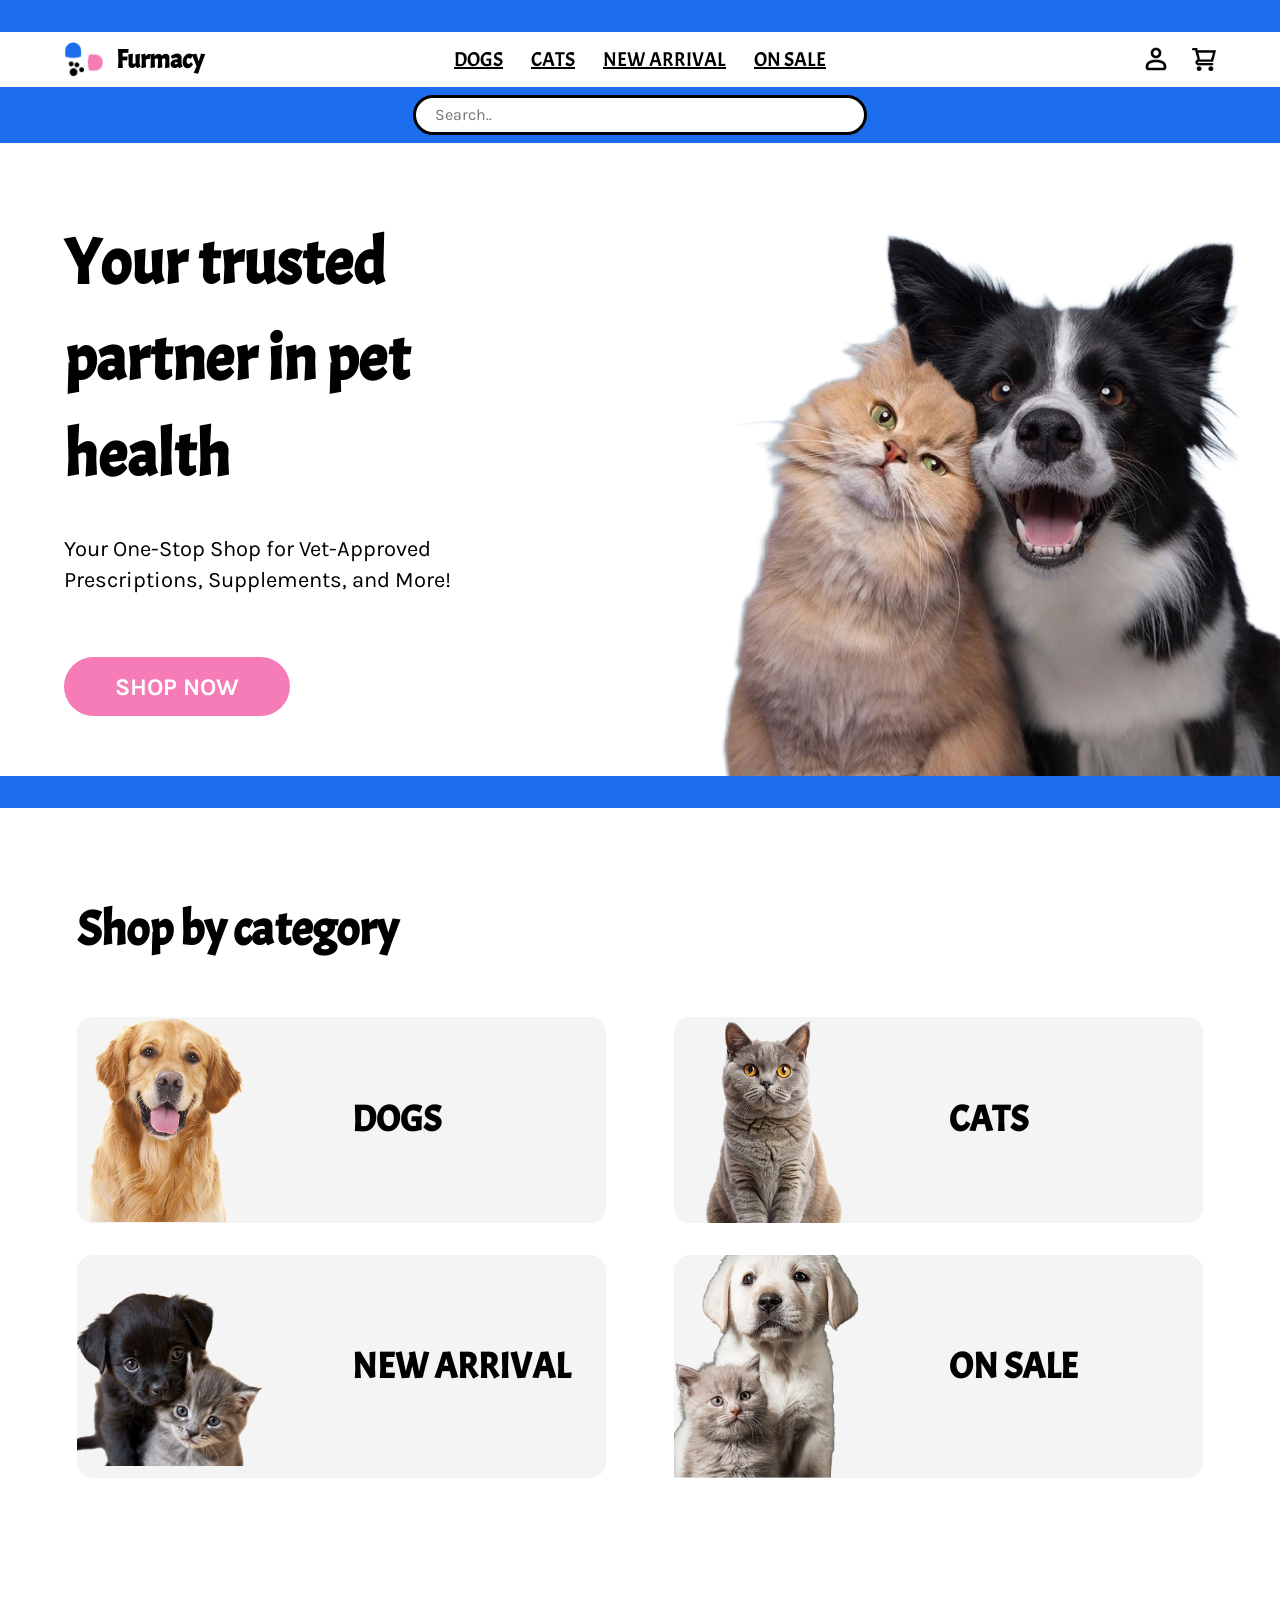
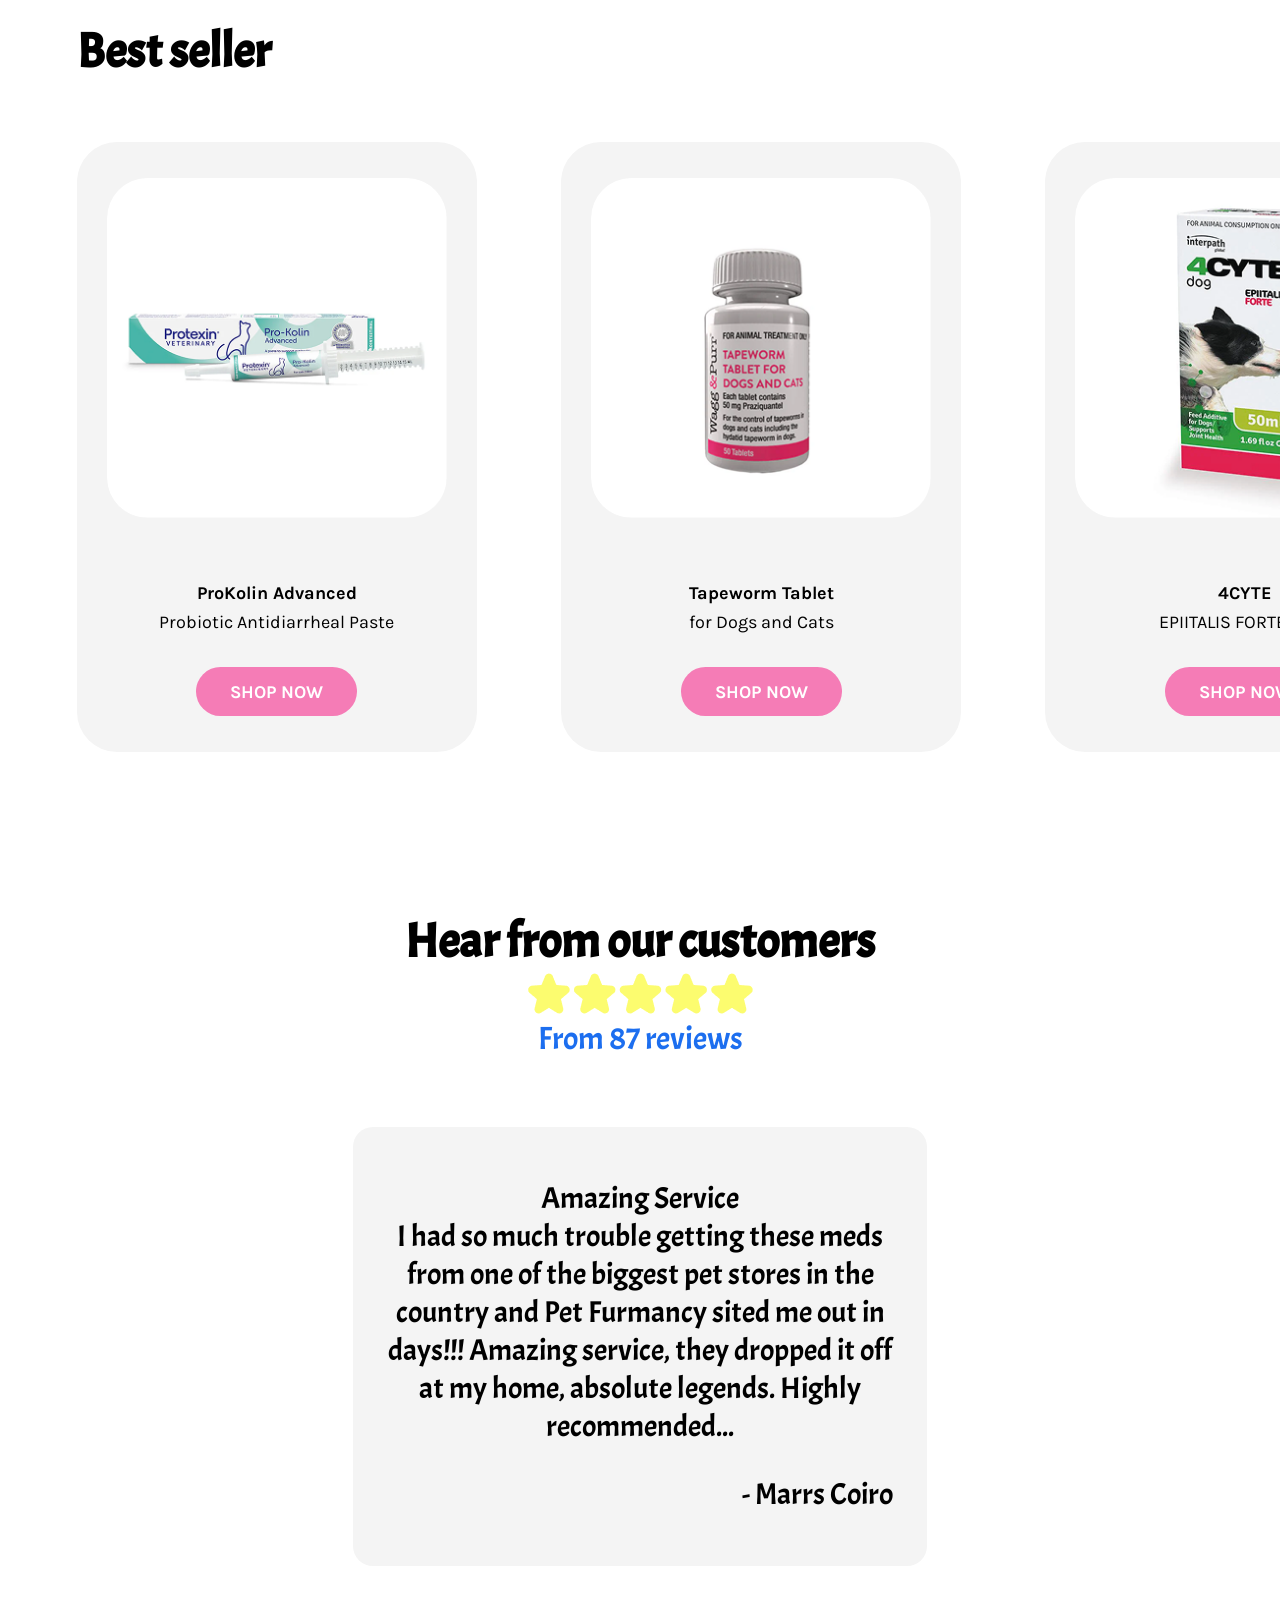
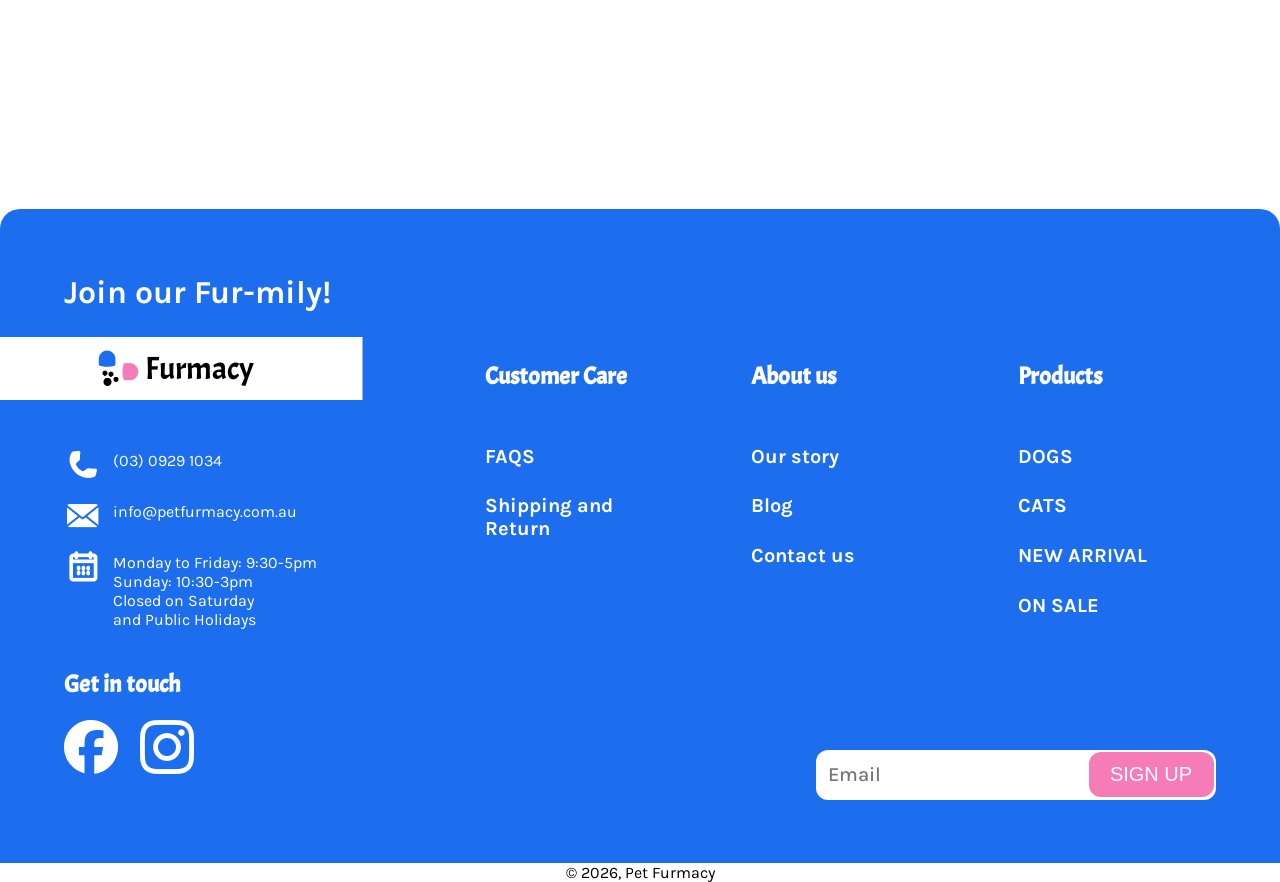
<file: index.html>
<!DOCTYPE html>
<html lang="en">
    <head>
        <meta charset="UTF-8">
        <meta name="viewport" content="width=device-width, initial-scale=1.0">
        <title>Pet Furmacy</title>
        <link rel="stylesheet" href="CSS/global.css">
        <link rel="stylesheet" href="CSS/homepage.css">
    </head>

    <body>
        <!--header section-->
        <header>
            <div class="first_row"></div>

            <section class="second_row">
                <img class="menu_icon" src="Image/homepage_image/hamburger_menu.png" alt="menu">

                <div class="logo_group">
                    <img class="logo" src="Image/homepage_image/logo.png" alt="logo">
                    <h1>Furmacy</h1>
                </div>
                
                <nav class="nav_menu">
                    <a href="HTML/listpage.html">DOGS</a>
                    <a href="#">CATS</a>
                    <a href="#">NEW ARRIVAL</a>
                    <a href="#">ON SALE</a>
                </nav>

                <div class="header_icons">
                    <img src="Image/homepage_image/user.png" alt="login">
                    <a href="cart.html" class="cart_link">
                        <img src="Image/homepage_image/cart.png" alt="cart">
                        <span class="cart_badge"></span>
                    </a>
                </div>

            </section>

            <div class ="third_row">
                <input type="text" placeholder="Search..">
            </div>

        </header>

        <main>

            <!-- hero_section -->
            <section class="hero_section">
                <div class="hero_text">
                    <h1>Your trusted partner in pet health</h1>
                    <p>Your One-Stop Shop for Vet-Approved Prescriptions, Supplements, and More!</p>
                    <button class="pink_button">SHOP NOW</button>
                </div>

                <img class="hero_image" src="Image/homepage_image/hero_picture.png" alt="hero">
            </section>

            <!-- separate block-->
            <section class="color_block"></section>

            <!-- category section -->
            <section class="category_section">
                <h2>Shop by category</h2>

                <div class="category_grid">

                    <a href="HTML/listpage.html" class="category_card">
                        <img src="Image/homepage_image/dog_category.png">
                        <h3>DOGS</h3>
                    </a>

                    <div class="category_card">
                        <img src="Image/homepage_image/cat_category.png">
                        <h3>CATS</h3>
                    </div>

                    <div class="category_card">
                        <img src="Image/homepage_image/new_arrival_category.png">
                        <h3>NEW ARRIVAL</h3>
                    </div>

                    <div class="category_card">
                        <img src="Image/homepage_image/on_sale_category.png">
                        <h3>ON SALE</h3>
                    </div>

                </div>
            </section>

            <!-- brand section -->
            <section class="brand_section">

            </section>
            

            <!-- best_seller_section -->
            <section class="product_section">
                <h2>Best seller</h2>

                <div class="product_grid">

                    <div class="product_card">
                        <img src="Image/homepage_image/best_seller_1.png">
                        
                        <h4>ProKolin Advanced</h4>
                        <p>Probiotic Antidiarrheal Paste</p>
                        <button class="pink_button">SHOP NOW</button>
                    </div>

                    <div class="product_card">
                        <img src="Image/homepage_image/best_seller_2.png">
                        <h4>Tapeworm Tablet</h4>
                        <p> for Dogs and Cats</p>
                        <button class="pink_button">SHOP NOW</button>
                    </div>

                    <div class="product_card">
                        <img src="Image/homepage_image/best_seller_3.png">
                        <h4>4CYTE</h4>
                        <p>EPIITALIS FORTE Dogs</p>
                        <button class="pink_button">SHOP NOW</button>
                    </div>

                </div>
            </section>

            <!-- review_section -->
            <section class="review_section">
                <h2>Hear from our customers</h2>
                <img src="Image/homepage_image/rating.png">
                <p class="review_count">From 87 reviews</p>

                <div class="review_box">
                    <p>Amazing Service<br>I had so much trouble getting these meds from one of the biggest pet stores in the country and Pet Furmancy sited me out in days!!! Amazing service, they dropped it off at my home, absolute legends. Highly recommended...</p>
                    <p style="text-align: right;">- Marrs Coiro</p>
                </div>
            </section>

        </main>
        
        <!-- footer -->
        <footer>
            <h2>Join our Fur-mily!</h2>

            <div class="footer_content">

                <div class="footer_column contact_content">
                                
                    <div class="footer_logo_box">
                        <img src="Image/homepage_image/logo.png">
                        <span>Furmacy</span>
                    </div>

                    <div class="contact_item">
                        <img src="Image/homepage_image/phone_icon.png">
                        <p>(03) 0929 1034</p>
                    </div>

                    <div class="contact_item">
                        <img src="Image/homepage_image/email_icon.png">
                        <p>info@petfurmacy.com.au</p>  
                    </div>
                    
                    <div class="contact_item">
                        <img src="Image/homepage_image/time_icon.png">
                        <p>
                            Monday to Friday: 
                            9:30-5pm<br>
                            Sunday: 10:30-3pm<br>
                            Closed on Saturday<br>
                            and Public Holidays
                        </p>
                    </div>

                    <h3 style="margin-bottom: 6%;">Get in touch</h3>

                    <div class="social_icons">
                        <img src="Image/homepage_image/facebook.png">
                        <img src="Image/homepage_image/ig.png">
                    </div>

                </div>

                <div class="footer_column">
                    <h3>Customer Care</h3>
                    <h4>FAQS</h4>
                    <h4>Shipping and Return</h4>
                </div>

                <div class="footer_column">
                    <h3>About us</h3>
                    <h4>Our story</h4>
                    <h4>Blog</h4>
                    <h4>Contact us</h4>
                </div>
            
                <div class="footer_column">
                    <h3>Products</h3>
                    <h4>DOGS</h4>
                    <h4>CATS</h4>
                    <h4>NEW ARRIVAL</h4>
                    <h4>ON SALE</h4>
                </div>

            </div>
            
            <div class="footer_signup">
                <input type="email" placeholder="Email">
                <button>SIGN UP</button>
            </div>
        </footer>

        <p class="copyright">© 2026, Pet Furmacy</p>

        <script src="JS/cart.js"></script>
    </body>
</html>
</file>
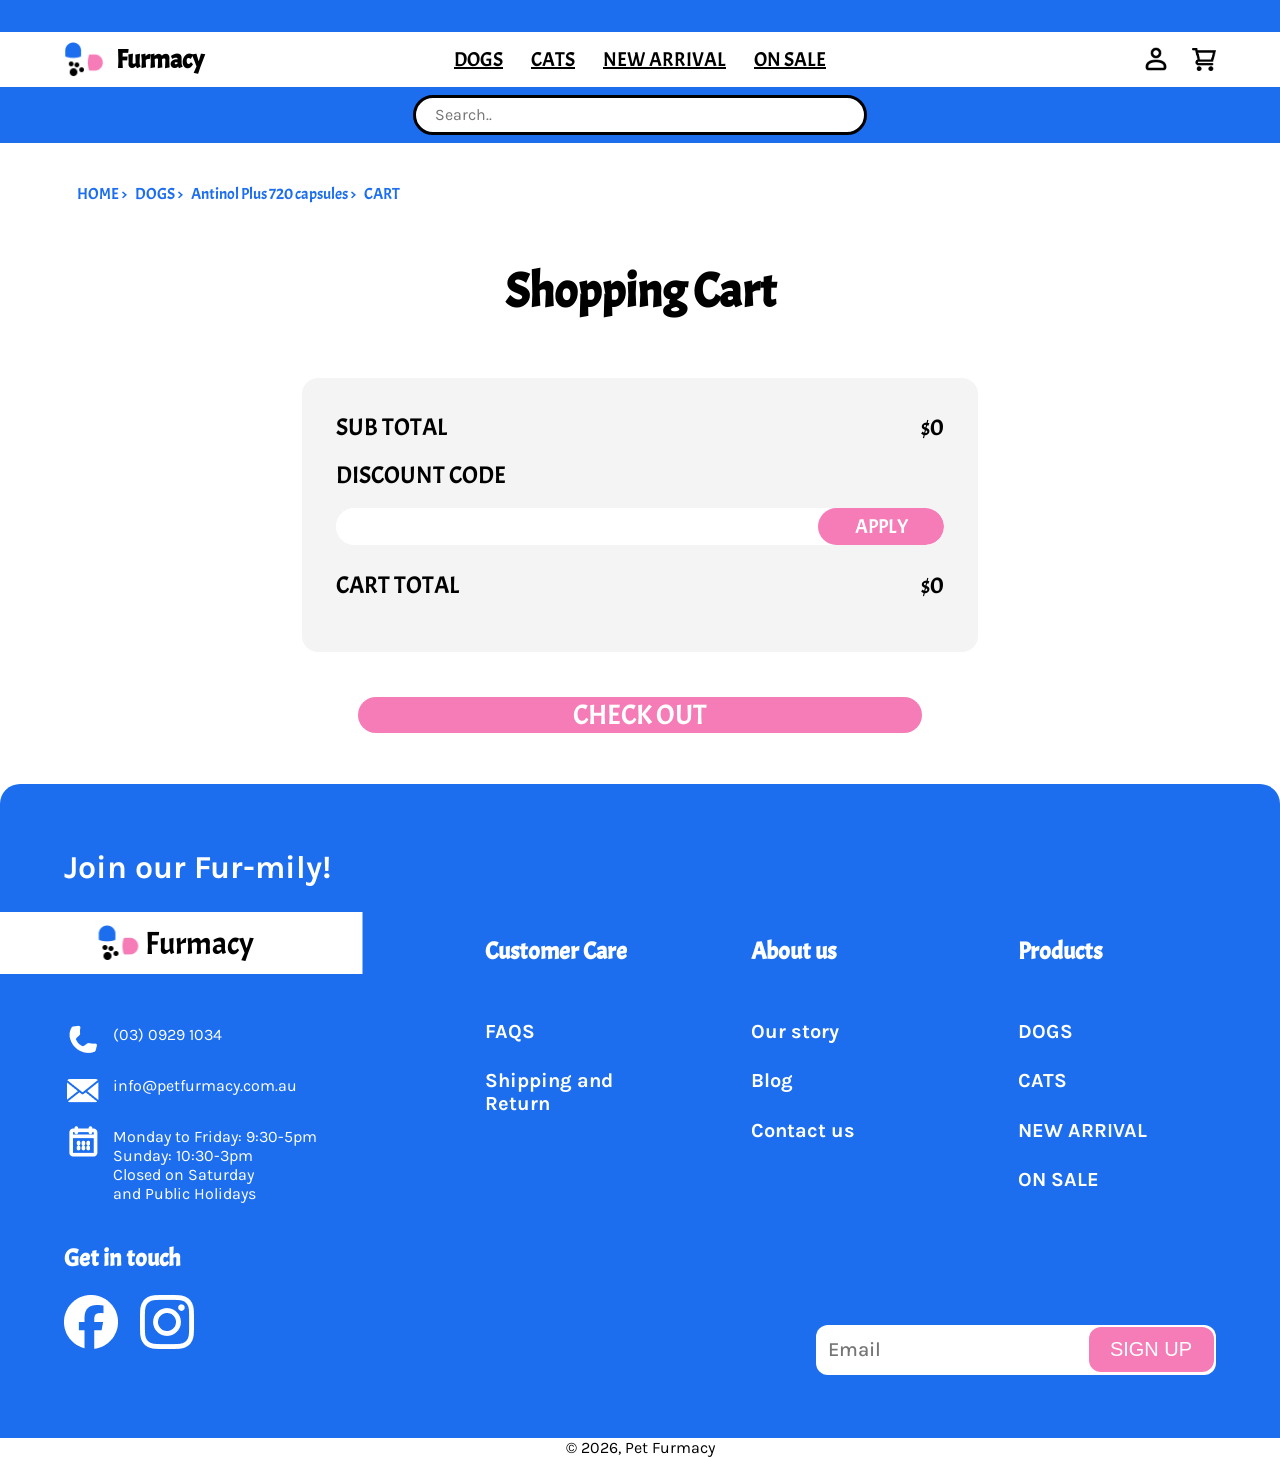
<file: HTML/cart.html>
<!DOCTYPE html>
<html lang="en">
    <head>
        <meta charset="UTF-8">
        <meta name="viewport" content="width=device-width, initial-scale=1.0">
        <title>Pet Furmacy</title>
        <link rel="stylesheet" href="../CSS/global.css">
        <link rel="stylesheet" href="../CSS/cart.css">
    </head>

    <body>
        <!--header section-->
        <header>
            <div class="first_row"></div>

            <section class="second_row">
                <img class="menu_icon" src="../Image/homepage_image/hamburger_menu.png" alt="menu">

                <a href="../index.html" class="logo_group">
                    <img class="logo" src="../Image/homepage_image/logo.png" alt="logo">
                    <h1>Furmacy</h1>
                </a>
                
                <nav class="nav_menu">
                    <a href="listpage.html">DOGS</a>
                    <a href="#">CATS</a>
                    <a href="#">NEW ARRIVAL</a>
                    <a href="#">ON SALE</a>
                </nav>

                <div class="header_icons">
                    <img src="../Image/homepage_image/user.png" alt="login">
                    <a href="cart.html" class="cart_link">
                        <img src="../Image/homepage_image/cart.png" alt="cart">
                        <span class="cart_badge"></span>
                    </a>
                </div>
                
            </section>

            <div class ="third_row">
                <input type="text" placeholder="Search..">
            </div>

        </header>

        <!--main section-->
        <main class="cart_page">
            <nav class="breadcrumb">
                <ul>
                    <li><a href="../index.html">HOME</a></li>
                    <li><a href=listpage.html>DOGS</a></li>
                    <li><a href="product1.html">Antinol Plus 720 capsules</a></li>
                    <li>CART</li>
                </ul>
            </nav>
            
            <h2 class="page_title">Shopping Cart</h2>

            <!--test first: put product 1 here-->
            <div class="cart_items">

                <div class="cart_item">

                    <img class="cart_item_img" src="../Image/product1/Antinol.png" alt="Antinol Plus">
                    <div class="cart_item_info">

                        <div class="cart_item_head">
                            <h3 class="cart_item_name">Antinol Plus 720 capsules</h3>
                            <p class="cart_item_price">$560</p>
                        </div>
                        <p class="cart_item_size"> Size: 720 capsules</p>
                        <div class="cart_item_control">
                            <div class="quantity_box">
                                <button class="qty_minus">-</button>
                                <input type="text" value="1">
                                <button class="qty_plus">+</button>
                            </div>
    
                            <button class="cart_item_delete">
                                <img src="../Image/product1/delete.png" alt="delete">
                            </button>
                        </div>
                    </div>
                </div>
            </div>

            <!--price summary-->
            <div class="cart_summary">

                <div class="summary_row">
                    <span>SUB TOTAL</span>
                    <span>$560</span>
                </div>

                <p class="discount_title">DISCOUNT CODE</p>
                <div class="discount_box">
                    <input type="text">
                    <button class="apply_btn">APPLY</button>
                </div>

                <div class="summary_row">
                    <span>CART TOTAL</span>
                    <span>$560</span>
                </div>
            </div>
            
            <a href="checkout.html" class="checkout_btn">CHECK OUT</a>
        </main>

       <!-- footer section-->
        <footer>
            <h2>Join our Fur-mily!</h2>

            <div class="footer_content">

                <div class="footer_column contact_content">
                                
                    <div class="footer_logo_box">
                        <img src="../Image/homepage_image/logo.png">
                        <span>Furmacy</span>
                    </div>

                    <div class="contact_item">
                        <img src="../Image/homepage_image/phone_icon.png">
                        <p>(03) 0929 1034</p>
                    </div>

                    <div class="contact_item">
                        <img src="../Image/homepage_image/email_icon.png">
                        <p>info@petfurmacy.com.au</p>  
                    </div>
                    
                    <div class="contact_item">
                        <img src="../Image/homepage_image/time_icon.png">
                        <p>
                            Monday to Friday: 
                            9:30-5pm<br>
                            Sunday: 10:30-3pm<br>
                            Closed on Saturday<br>
                            and Public Holidays
                        </p>
                    </div>

                    <h3 style="margin-bottom: 6%;">Get in touch</h3>

                    <div class="social_icons">
                        <img src="../Image/homepage_image/facebook.png">
                        <img src="../Image/homepage_image/ig.png">
                    </div>

                </div>

                <div class="footer_column">
                    <h3>Customer Care</h3>
                    <h4>FAQS</h4>
                    <h4>Shipping and Return</h4>
                </div>

                <div class="footer_column">
                    <h3>About us</h3>
                    <h4>Our story</h4>
                    <h4>Blog</h4>
                    <h4>Contact us</h4>
                </div>
            
                <div class="footer_column">
                    <h3>Products</h3>
                    <h4>DOGS</h4>
                    <h4>CATS</h4>
                    <h4>NEW ARRIVAL</h4>
                    <h4>ON SALE</h4>
                </div>

            </div>
            
            <div class="footer_signup">
                <input type="email" placeholder="Email">
                <button>SIGN UP</button>
            </div>
        </footer>

        <p class="copyright">© 2026, Pet Furmacy</p>
        <script src="../JS/cart.js"></script>
    </body>
</file>
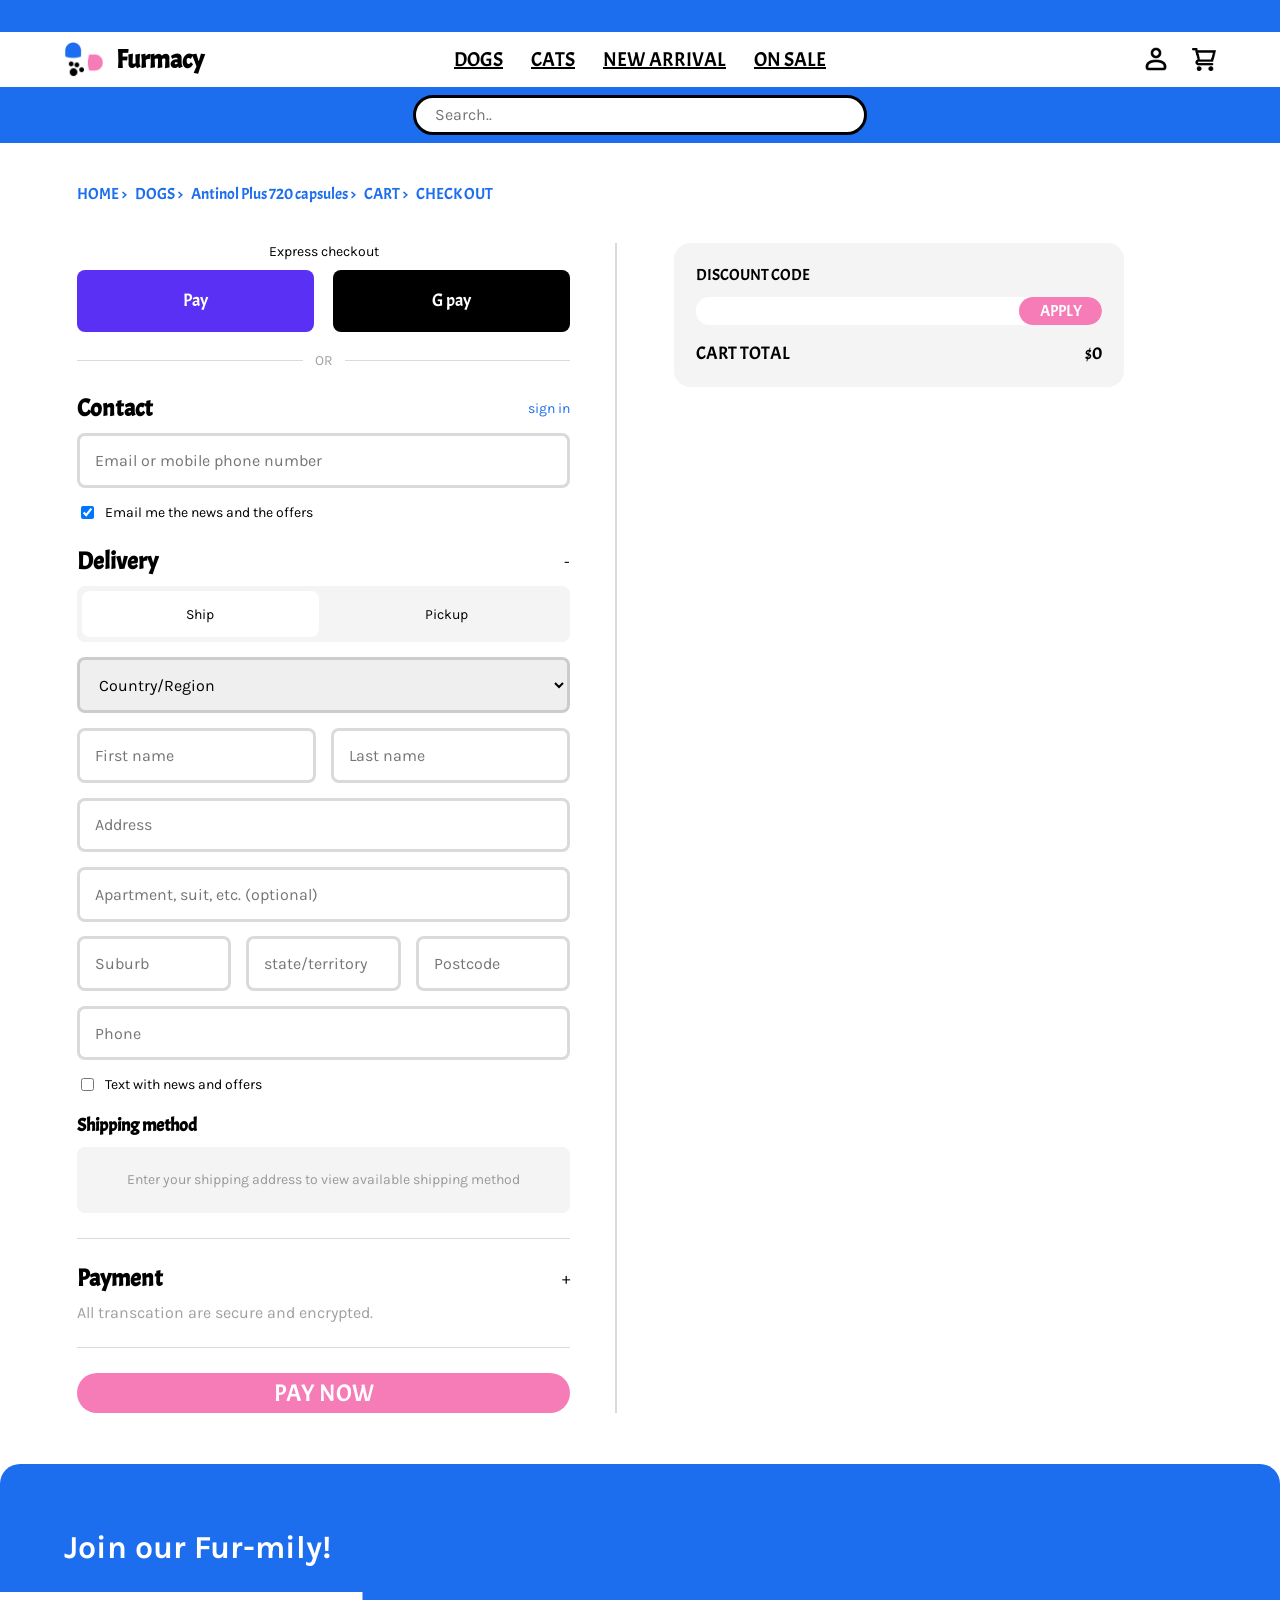
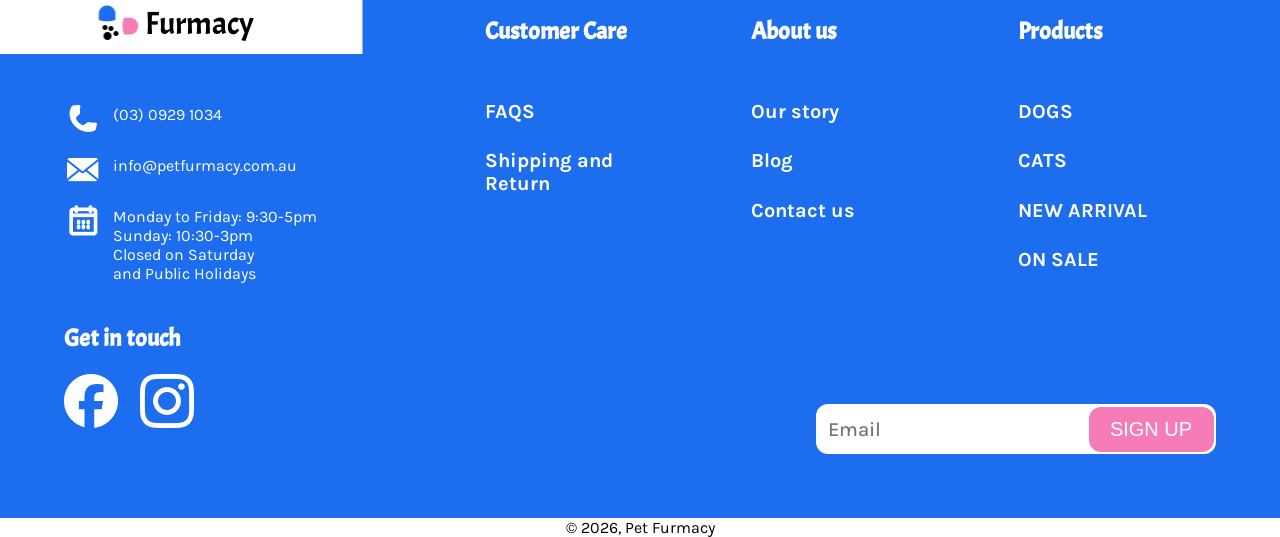
<file: HTML/checkout.html>
<!DOCTYPE html>
<html lang="en">
    <head>
        <meta charset="UTF-8">
        <meta name="viewport" content="width=device-width, initial-scale=1.0">
        <title>Pet Furmacy</title>
        <link rel="stylesheet" href="../CSS/global.css">
        <link rel="stylesheet" href="../CSS/checkout.css">
    </head>

    <body>
        <!--header section-->
        <header>
            <div class="first_row"></div>

            <section class="second_row">
                <img class="menu_icon" src="../Image/homepage_image/hamburger_menu.png" alt="menu">

                <a href="../index.html" class="logo_group">
                    <img class="logo" src="../Image/homepage_image/logo.png" alt="logo">
                    <h1>Furmacy</h1>
                </a>
                
                <nav class="nav_menu">
                    <a href="listpage.html">DOGS</a>
                    <a href="#">CATS</a>
                    <a href="#">NEW ARRIVAL</a>
                    <a href="#">ON SALE</a>
                </nav>

                <div class="header_icons">
                    <img src="../Image/homepage_image/user.png" alt="login">
                    <a href="cart.html" class="cart_link">
                        <img src="../Image/homepage_image/cart.png" alt="cart">
                        <span class="cart_badge"></span>
                    </a>
                </div>
                
            </section>

            <div class ="third_row">
                <input type="text" placeholder="Search..">
            </div>

        </header>

        <!--====main section====-->
        <main class="checkout_page">

            <!--breadcrumb-->
            <nav class="breadcrumb">
                <ul>
                    <li><a href="../index.html">HOME</a></li>
                    <li><a href=listpage.html>DOGS</a></li>
                    <li><a href="product1.html">Antinol Plus 720 capsules</a></li>
                    <li><a href=cart.html>CART</a></li>
                    <li>CHECK OUT</li>
                </ul>
            </nav>

            <div class="checkout_layout">

                <!--=====left side=====-->
                <section class="checkout_form">

                    <!--express checkout-->
                    <p class="express_label">Express checkout</p>
                    <div class="express_btns">
                        <button class="express_pay shop_pay">Pay</button>
                        <button class="express_pay g_pay">G pay</button>
                    </div>

                    <div class="or_divider"><span>OR</span></div>

                    <!--contact-->
                    <div class="form_head">
                        <h3>Contact</h3>
                        <a href="#">sign in</a>
                    </div>

                    <input type="text" class="form_input" placeholder="Email or mobile phone number">

                    <label class="checkbox_row">
                        <input type="checkbox" checked> Email me the news and the offers
                    </label>

                    <!--delivery-->
                    <div class="form_head">
                        <h3>Delivery</h3>
                        <span>-</span>
                    </div>

                    <div class="ship_toggle">
                        <button class="ship_option active">Ship</button>
                        <button class="ship_option">Pickup</button>
                    </div>

                    <select class="form_input">
                        <option>Country/Region</option>
                    </select>

                    <div class="form_row">
                        <input type="text" class="form_input" placeholder="First name">
                        <input type="text" class="form_input" placeholder="Last name">
                    </div>

                    <input type="text" class="form_input" placeholder="Address">
                    <input type="text" class="form_input" placeholder="Apartment, suit, etc. (optional)">

                    <div class="form_row">
                        <input type="text" class="form_input" placeholder="Suburb">
                        <input type="text" class="form_input" placeholder="state/territory">
                        <input type="text" class="form_input" placeholder="Postcode">
                    </div>

                    <input type="text" class="form_input" placeholder="Phone">

                    <label class="checkbox_row">
                        <input type="checkbox"> Text with news and offers
                    </label>

                    <!--shipping method-->
                    <h4 class="shipping_title">Shipping method</h4>
                    <div class="shipping_box">Enter your shipping address to view available shipping method</div>


                    <!--payment-->
                    <div class="form_head payment_head">
                        <h3>Payment</h3>
                        <span>+</span>
                    </div>
                    <p class="payment_note">All transcation are secure and encrypted.</p>

                    <a href="../HTML/success.html"><button class="pay_now">PAY NOW</button></a>
                </section>

                <!--=====rightside: order summary-->
                <details class="checkout_summary" open>
                    <summary class="summary_toggle">
                        <span class="summary_label">Order summary</span>
                        <span class="summary_amount">$560</span>
                    </summary>

                    <div class="cart_items">
                        <div class="cart_item">

                            <img class="cart_item_img" src="../Image/product1/Antinol.png" alt="Antinol Plus">
                            <div class="cart_item_info">

                                <div class="cart_item_head">
                                    <h3 class="cart_item_name">Antinol Plus 720 capsules</h3>
                                    <p class="cart_item_price">$560</p>
                                </div>

                                <p class="cart_item_size"> Size: 720 capsules</p>

                                <div class="cart_item_control">

                                    <div class="quantity_box">
                                        <button class="qty_minus">-</button>
                                        <input type="text" value="1">
                                        <button class="qty_plus">+</button>
                                    </div>
            
                                    <button class="cart_item_delete">
                                        <img src="../Image/product1/delete.png" alt="delete">
                                    </button>
                                </div>
                            </div>
                        </div>
                    </div>

                     <div class="summary_box">

                        <p class="discount_title">DISCOUNT CODE</p>

                        <div class="discount_box">
                            <input type="text">
                            <button class="apply_btn">APPLY</button>
                        </div>

                        <div class="summary_row">
                            <span>CART TOTAL</span>
                            <span>$560</span>
                        </div>
                    </div>
                </details>

            </div>
        </main>
        
        <!-- footer -->
        <footer>
            <h2>Join our Fur-mily!</h2>

            <div class="footer_content">

                <div class="footer_column contact_content">
                                
                    <div class="footer_logo_box">
                        <img src="../Image/homepage_image/logo.png">
                        <span>Furmacy</span>
                    </div>

                    <div class="contact_item">
                        <img src="../Image/homepage_image/phone_icon.png">
                        <p>(03) 0929 1034</p>
                    </div>

                    <div class="contact_item">
                        <img src="../Image/homepage_image/email_icon.png">
                        <p>info@petfurmacy.com.au</p>  
                    </div>
                    
                    <div class="contact_item">
                        <img src="../Image/homepage_image/time_icon.png">
                        <p>
                            Monday to Friday: 
                            9:30-5pm<br>
                            Sunday: 10:30-3pm<br>
                            Closed on Saturday<br>
                            and Public Holidays
                        </p>
                    </div>

                    <h3 style="margin-bottom: 6%;">Get in touch</h3>

                    <div class="social_icons">
                        <img src="../Image/homepage_image/facebook.png">
                        <img src="../Image/homepage_image/ig.png">
                    </div>

                </div>

                <div class="footer_column">
                    <h3>Customer Care</h3>
                    <h4>FAQS</h4>
                    <h4>Shipping and Return</h4>
                </div>

                <div class="footer_column">
                    <h3>About us</h3>
                    <h4>Our story</h4>
                    <h4>Blog</h4>
                    <h4>Contact us</h4>
                </div>
            
                <div class="footer_column">
                    <h3>Products</h3>
                    <h4>DOGS</h4>
                    <h4>CATS</h4>
                    <h4>NEW ARRIVAL</h4>
                    <h4>ON SALE</h4>
                </div>

            </div>
            
            <div class="footer_signup">
                <input type="email" placeholder="Email">
                <button>SIGN UP</button>
            </div>
        </footer>

        <p class="copyright">© 2026, Pet Furmacy</p>
        <script src="../JS/cart.js"></script>
    </body>
</file>
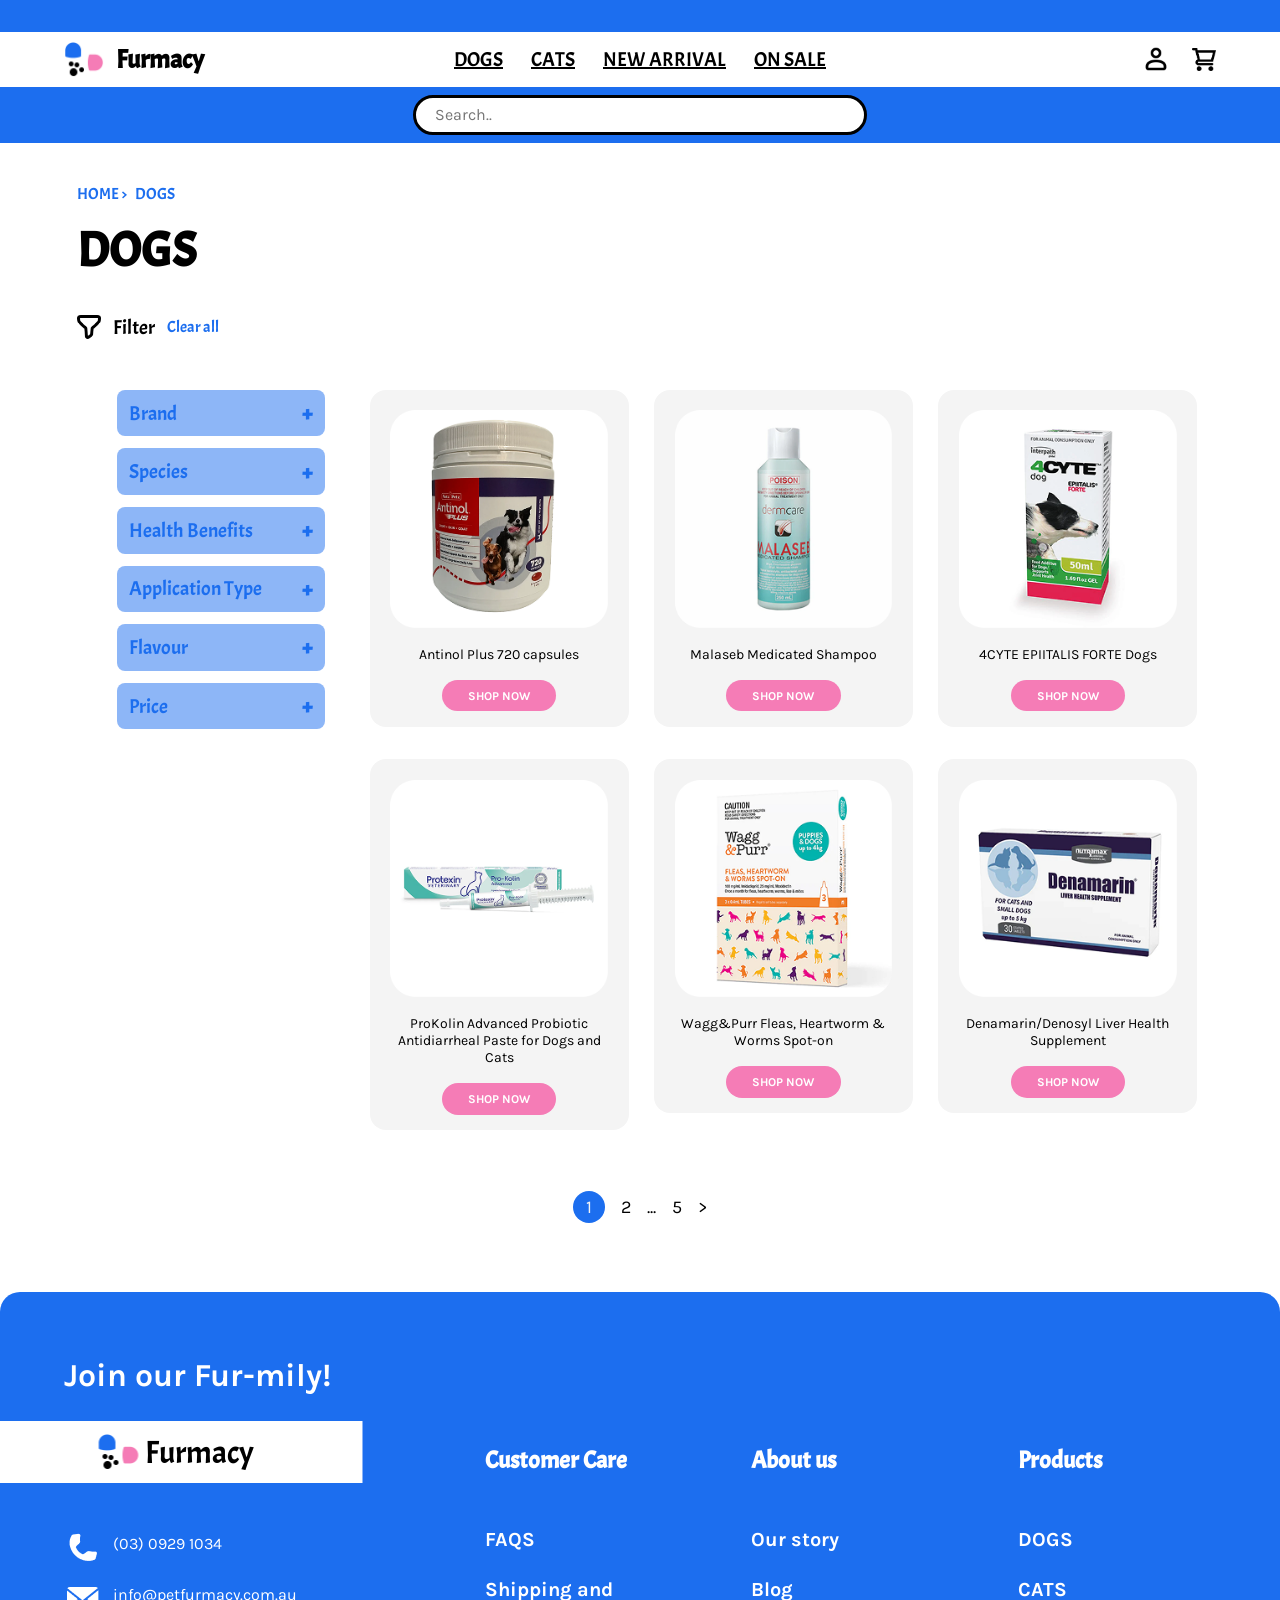
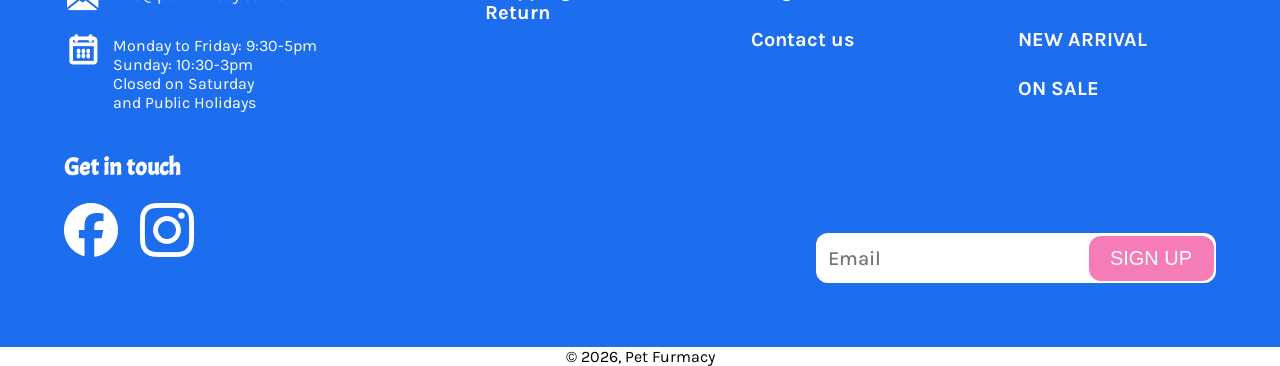
<file: HTML/listpage.html>
<!DOCTYPE html>
<html lang="en">
    <head>
        <meta charset="UTF-8">
        <meta name="viewport" content="width=device-width, initial-scale=1.0">
        <title>Pet Furmacy</title>
        <link rel="stylesheet" href="../CSS/global.css">
        <link rel="stylesheet" href="../CSS/listpage.css">
    </head>

    <body>
        <!--header section-->
        <header>
            <div class="first_row"></div>

            <section class="second_row">
                <img class="menu_icon" src="../Image/homepage_image/hamburger_menu.png" alt="menu">
            
                <a href="../index.html" class="logo_group">
                    <img class="logo" src="../Image/homepage_image/logo.png" alt="logo">
                    <h1>Furmacy</h1>
                </a>
                
                <nav class="nav_menu">
                    <a href="listpage.html">DOGS</a>
                    <a href="#">CATS</a>
                    <a href="#">NEW ARRIVAL</a>
                    <a href="#">ON SALE</a>
                </nav>

                <div class="header_icons">
                    <img src="../Image/homepage_image/user.png" alt="login">
                    <a href="cart.html" class="cart_link">
                        <img src="../Image/homepage_image/cart.png" alt="cart">
                        <span class="cart_badge"></span>
                    </a>
                </div>
                
            </section>

            <div class ="third_row">
                <input type="text" placeholder="Search..">
            </div>

        </header>

       <!--====main section====-->
        <main class="list_page">

            <!--breadcrumb-->
            <nav class="breadcrumb">
                <ul>
                    <li><a href="../index.html">HOME</a></li>
                    <li>DOGS</li>
                </ul>
            </nav>

            <h1 class="page_title">DOGS</h1>

            <!--Filter + Sort -->
            <div class="toolbar">

                <div class="filter">
                    <img src="../Image/listpage_image/filter.png" alt="filter">
                    <span>Filter</span>
                    <a href="#" class="clear_all">Clear all</a>
                </div>

                <div class="sort">

                </div>
            </div>

            <!--list layout-->
            <div class="list_layout">

                <!--filter side-->
                <aside class="filters">
                    <ul>
                        <li>Brand</li>
                        <li>Species</li>
                        <li>Health Benefits</li>
                        <li>Application Type</li>
                        <li>Flavour</li>
                        <li>Price</li>
                    </ul>
                </aside>

                <ul class="product_grid">

                    <!--use article-->
                    <li>
                        <article class="product_card">
                            <img src="../Image/listpage_image/product1.png">
                            <p class="product_name">Antinol Plus 720 capsules</p>
                            <a href="product1.html" class="shop_now">SHOP NOW</a>
                        </article>
                    </li>

                    <li>
                        <article class="product_card">
                            <img src="../Image/listpage_image/product2.png">
                            <p class="product_name">Malaseb Medicated Shampoo</p>
                            <a href="product2.html" class="shop_now">SHOP NOW</a>
                        </article>
                    </li>

                    <li>
                        <article class="product_card">
                            <img src="../Image/listpage_image/product3.png">
                            <p class="product_name">4CYTE EPIITALIS FORTE Dogs</p>
                            <a href="#" class="shop_now">SHOP NOW</a>
                        </article>
                    </li>

                    <li>
                        <article class="product_card">
                            <img src="../Image/listpage_image/product4.png">
                            <p class="product_name">ProKolin Advanced Probiotic Antidiarrheal Paste for Dogs and Cats</p>
                            <a href="#" class="shop_now">SHOP NOW</a>
                        </article>
                    </li>
                    
                    <li>
                        <article class="product_card">
                            <img src="../Image/listpage_image/product5.png">
                            <p class="product_name">Wagg&amp;Purr Fleas, Heartworm & Worms Spot-on</p>
                            <a href="#" class="shop_now">SHOP NOW</a>
                        </article>
                    </li>
                    
                    <li>
                        <article class="product_card">
                            <img src="../Image/listpage_image/product6.png">
                            <p class="product_name">Denamarin/Denosyl Liver Health Supplement</p>
                            <a href="#" class="shop_now">SHOP NOW</a>
                        </article>
                    </li>  
                </ul>
            </div>

            <!--pagination-->
            <nav class="pagination">
                <ul>
                    <li class="current">1</li>
                    <li>2</li>
                    <li>...</li>
                    <li>5</li>
                    <li>&gt;</li>
                </ul>
            </nav>
        </main>

        <!-- footer -->
        <footer>
            <h2>Join our Fur-mily!</h2>

            <div class="footer_content">

                <div class="footer_column contact_content">
                                
                    <div class="footer_logo_box">
                        <img src="../Image/homepage_image/logo.png">
                        <span>Furmacy</span>
                    </div>

                    <div class="contact_item">
                        <img src="../Image/homepage_image/phone_icon.png">
                        <p>(03) 0929 1034</p>
                    </div>

                    <div class="contact_item">
                        <img src="../Image/homepage_image/email_icon.png">
                        <p>info@petfurmacy.com.au</p>  
                    </div>
                    
                    <div class="contact_item">
                        <img src="../Image/homepage_image/time_icon.png">
                        <p>
                            Monday to Friday: 
                            9:30-5pm<br>
                            Sunday: 10:30-3pm<br>
                            Closed on Saturday<br>
                            and Public Holidays
                        </p>
                    </div>

                    <h3 style="margin-bottom: 6%;">Get in touch</h3>

                    <div class="social_icons">
                        <img src="../Image/homepage_image/facebook.png">
                        <img src="../Image/homepage_image/ig.png">
                    </div>

                </div>

                <div class="footer_column">
                    <h3>Customer Care</h3>
                    <h4>FAQS</h4>
                    <h4>Shipping and Return</h4>
                </div>

                <div class="footer_column">
                    <h3>About us</h3>
                    <h4>Our story</h4>
                    <h4>Blog</h4>
                    <h4>Contact us</h4>
                </div>
            
                <div class="footer_column">
                    <h3>Products</h3>
                    <h4>DOGS</h4>
                    <h4>CATS</h4>
                    <h4>NEW ARRIVAL</h4>
                    <h4>ON SALE</h4>
                </div>

            </div>
            
            <div class="footer_signup">
                <input type="email" placeholder="Email">
                <button>SIGN UP</button>
            </div>
        </footer>

        <p class="copyright">© 2026, Pet Furmacy</p>
        
    <script src="../JS/cart.js"></script>
    </body>
</html>
</file>
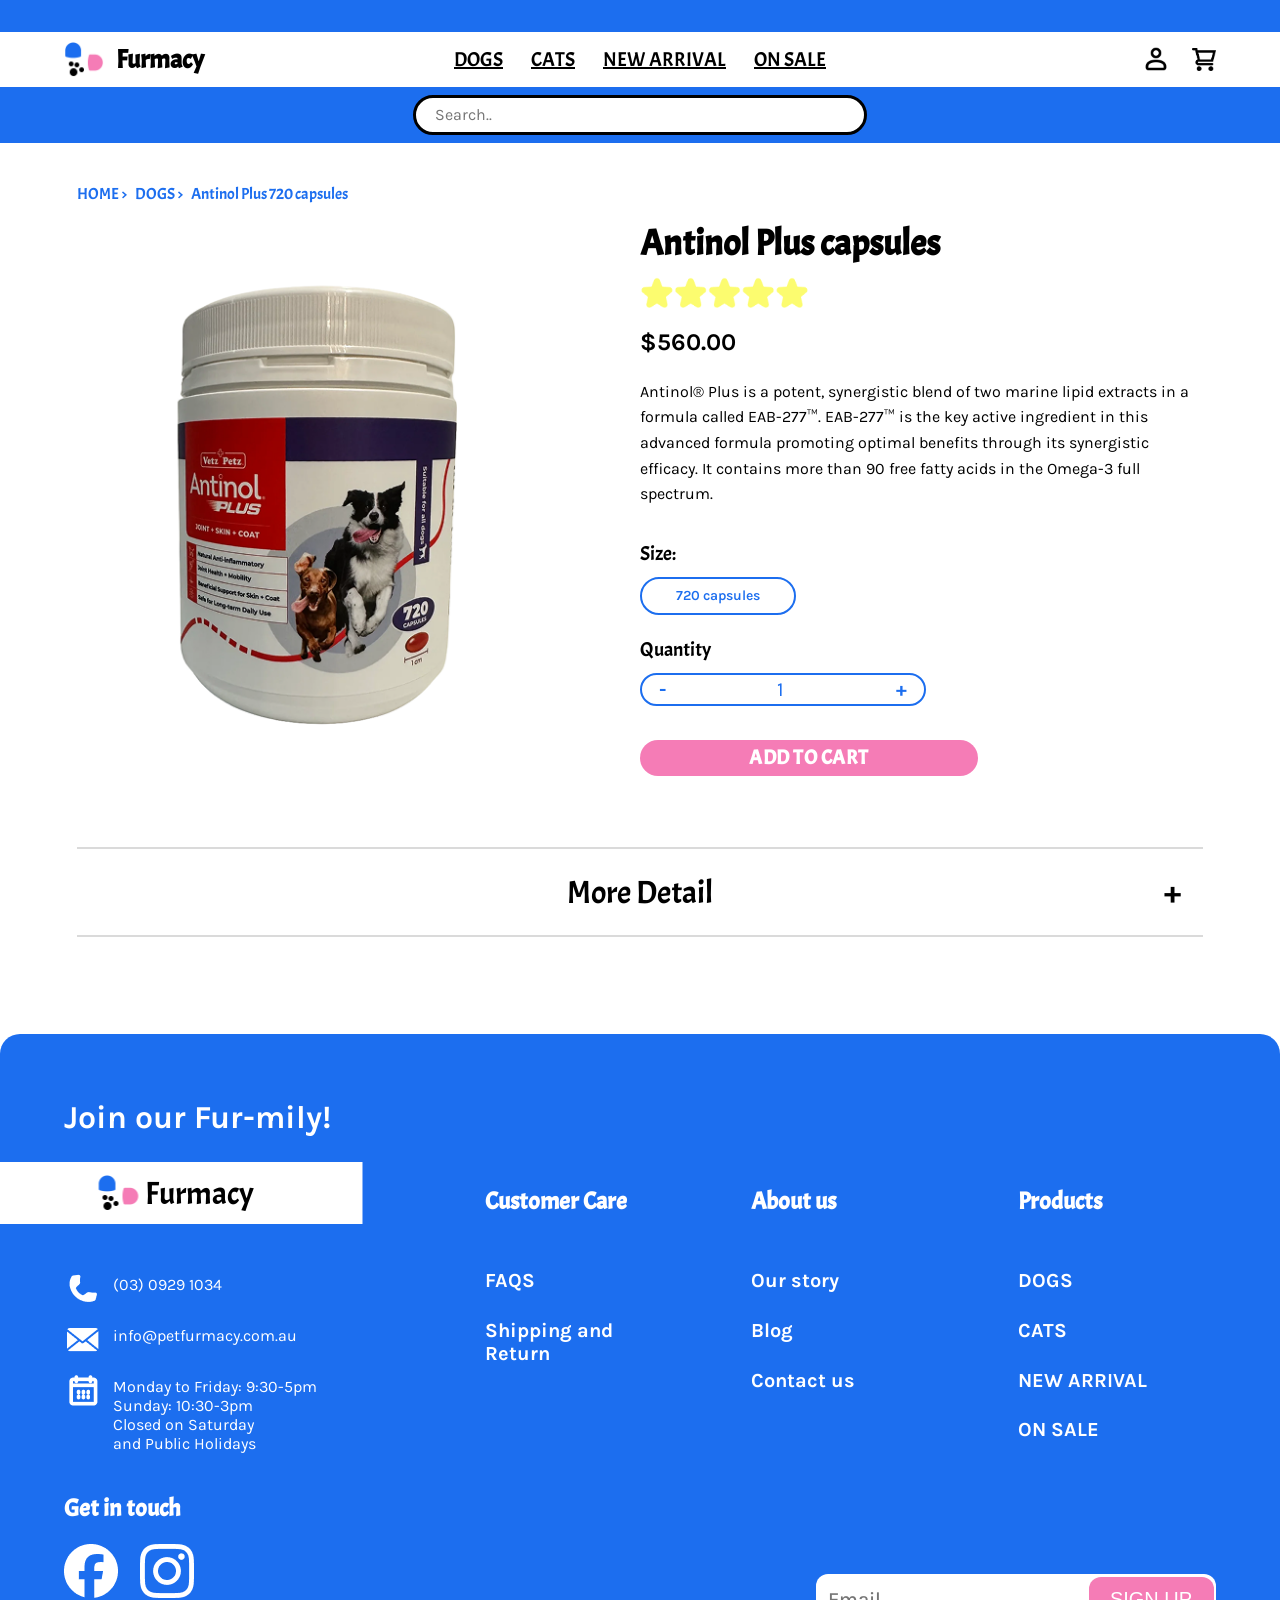
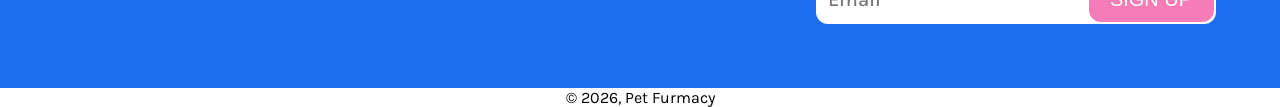
<file: HTML/product1.html>
<!DOCTYPE html>
<html lang="en">
    <head>
        <meta charset="UTF-8">
        <meta name="viewport" content="width=device-width, initial-scale=1.0">
        <title>Pet Furmacy</title>
        <link rel="stylesheet" href="../CSS/product.css">
        <link rel="stylesheet" href="../CSS/global.css">
    </head>

    <body>
        <!--header section-->
        <header>
            <div class="first_row"></div>

            <section class="second_row">
                <img class="menu_icon" src="../Image/homepage_image/hamburger_menu.png" alt="menu">
                
                <a href="../index.html" class="logo_group">
                    <img class="logo" src="../Image/homepage_image/logo.png" alt="logo">
                    <h1>Furmacy</h1>
                </a>
                
                <nav class="nav_menu">
                    <a href="listpage.html">DOGS</a>
                    <a href="#">CATS</a>
                    <a href="#">NEW ARRIVAL</a>
                    <a href="#">ON SALE</a>
                </nav>

                <div class="header_icons">
                    <img src="../Image/homepage_image/user.png" alt="login">
                    <a href="cart.html" class="cart_link">
                        <img src="../Image/homepage_image/cart.png" alt="cart">
                        <span class="cart_badge"></span>
                    </a>
                </div>
                
            </section>

            <div class ="third_row">
                <input type="text" placeholder="Search..">
            </div>

        </header>

        <!--====main section====-->
        <main class="product1_page">

            <!--breadcrumb-->
            <nav class="breadcrumb">
                <ul>
                    <li><a href="../index.html">HOME</a></li>
                    <li><a href=listpage.html>DOGS</a></li>
                    <li>Antinol Plus 720 capsules</li>
                </ul>
            </nav>

            <!--product section-->
            <section class="product_section">

                <div class="product_image">
                    <img src="../Image/product1/Antinol.png">
                </div>

                <div class="product">
                    <div>
                        <h2 class="product_title">Antinol Plus capsules</h2>
                        <img src="../Image/product1/rating.png">
                        <p class="product_price">$560.00</p>
                        <p class="product_description">
                            Antinol® Plus is a potent, synergistic blend of two marine lipid extracts in a
                            formula called EAB-277™. EAB-277™ is the key active ingredient in this
                            advanced formula promoting optimal benefits through its synergistic
                            efficacy. It contains more than 90 free fatty acids in the Omega-3 full
                            spectrum.
                        </p>
                    </div>

                    <div class="product_size">
                        <p>Size:</p>
                        <button class="size_btn">720 capsules</button>

                        <p>Quantity</p>
                        <div class="quantity_box">
                            <button class="qty_minus">-</button>
                            <input type="text" value="1">
                            <button class="qty_plus">+</button>
                        </div>
                    </div>

                    <button class="add_to_cart"
                        data-name="Antinol Plus capsules"
                        data-price="560"
                        data-size="720 capsules"
                        data-image="../Image/product1/Antinol.png">ADD TO CART</button>
                </div>
            </section>

            <!--more detail section-->
            <section class="more_detail">
                <details>
                    <summary>More Detail</summary>
                    <p>Antinol® Plus is a potent, synergistic blend of two marine lipid extracts in a formula called EAB-277™️. EAB-277™️ is the key active ingredient in this advanced formula promoting optimal benefits through its synergistic efficacy. It contains more than 90 free fatty acids in the Omega-3 full spectrum. 
                       Our proprietary combination of 30 mg lipid fractions from Perna canaliculus (New Zealand green lipped mussel) and 20 mg high phospholipid krill oil is the result of years of research to find the optimal nutrient synergy. 
                       The high phospholipid krill oil is high in polar lipid enrichment which enhances the bioactivity and potency resulting in proven efficacy. The Antinol® Plus EAB-277™️ blend has been proven via laboratory tests to be more effective than either of the individual lipids alone.
                    </p>
                </details>
            </section>
        </main>


        <!-- footer -->
        <footer>
            <h2>Join our Fur-mily!</h2>

            <div class="footer_content">

                <div class="footer_column contact_content">
                                
                    <div class="footer_logo_box">
                        <img src="../Image/homepage_image/logo.png">
                        <span>Furmacy</span>
                    </div>

                    <div class="contact_item">
                        <img src="../Image/homepage_image/phone_icon.png">
                        <p>(03) 0929 1034</p>
                    </div>

                    <div class="contact_item">
                        <img src="../Image/homepage_image/email_icon.png">
                        <p>info@petfurmacy.com.au</p>  
                    </div>
                    
                    <div class="contact_item">
                        <img src="../Image/homepage_image/time_icon.png">
                        <p>
                            Monday to Friday: 
                            9:30-5pm<br>
                            Sunday: 10:30-3pm<br>
                            Closed on Saturday<br>
                            and Public Holidays
                        </p>
                    </div>

                    <h3 style="margin-bottom: 6%;">Get in touch</h3>

                    <div class="social_icons">
                        <img src="../Image/homepage_image/facebook.png">
                        <img src="../Image/homepage_image/ig.png">
                    </div>

                </div>

                <div class="footer_column">
                    <h3>Customer Care</h3>
                    <h4>FAQS</h4>
                    <h4>Shipping and Return</h4>
                </div>

                <div class="footer_column">
                    <h3>About us</h3>
                    <h4>Our story</h4>
                    <h4>Blog</h4>
                    <h4>Contact us</h4>
                </div>
            
                <div class="footer_column">
                    <h3>Products</h3>
                    <h4>DOGS</h4>
                    <h4>CATS</h4>
                    <h4>NEW ARRIVAL</h4>
                    <h4>ON SALE</h4>
                </div>

            </div>
            
            <div class="footer_signup">
                <input type="email" placeholder="Email">
                <button>SIGN UP</button>
            </div>
        </footer>

        <p class="copyright">© 2026, Pet Furmacy</p>

        <div class="cart_popup">
            <div class="cart_popup_inner">
                <div class="cart_popup_head">
                    <h2>Shopping Cart</h2>
                    <button class="cart_close">✕</button>
                </div>

                <div class="cart_items"></div>

                <div class="cart_popup_btns">
                    <button class="keep_shopping">KEEP SHOPPING</button>
                    <a href="cart.html" class="go_to_cart">GO TO CART</a>
                </div>
            </div>
        </div>
        <script src="../JS/cart.js"></script>
    </body>
</html>
</file>
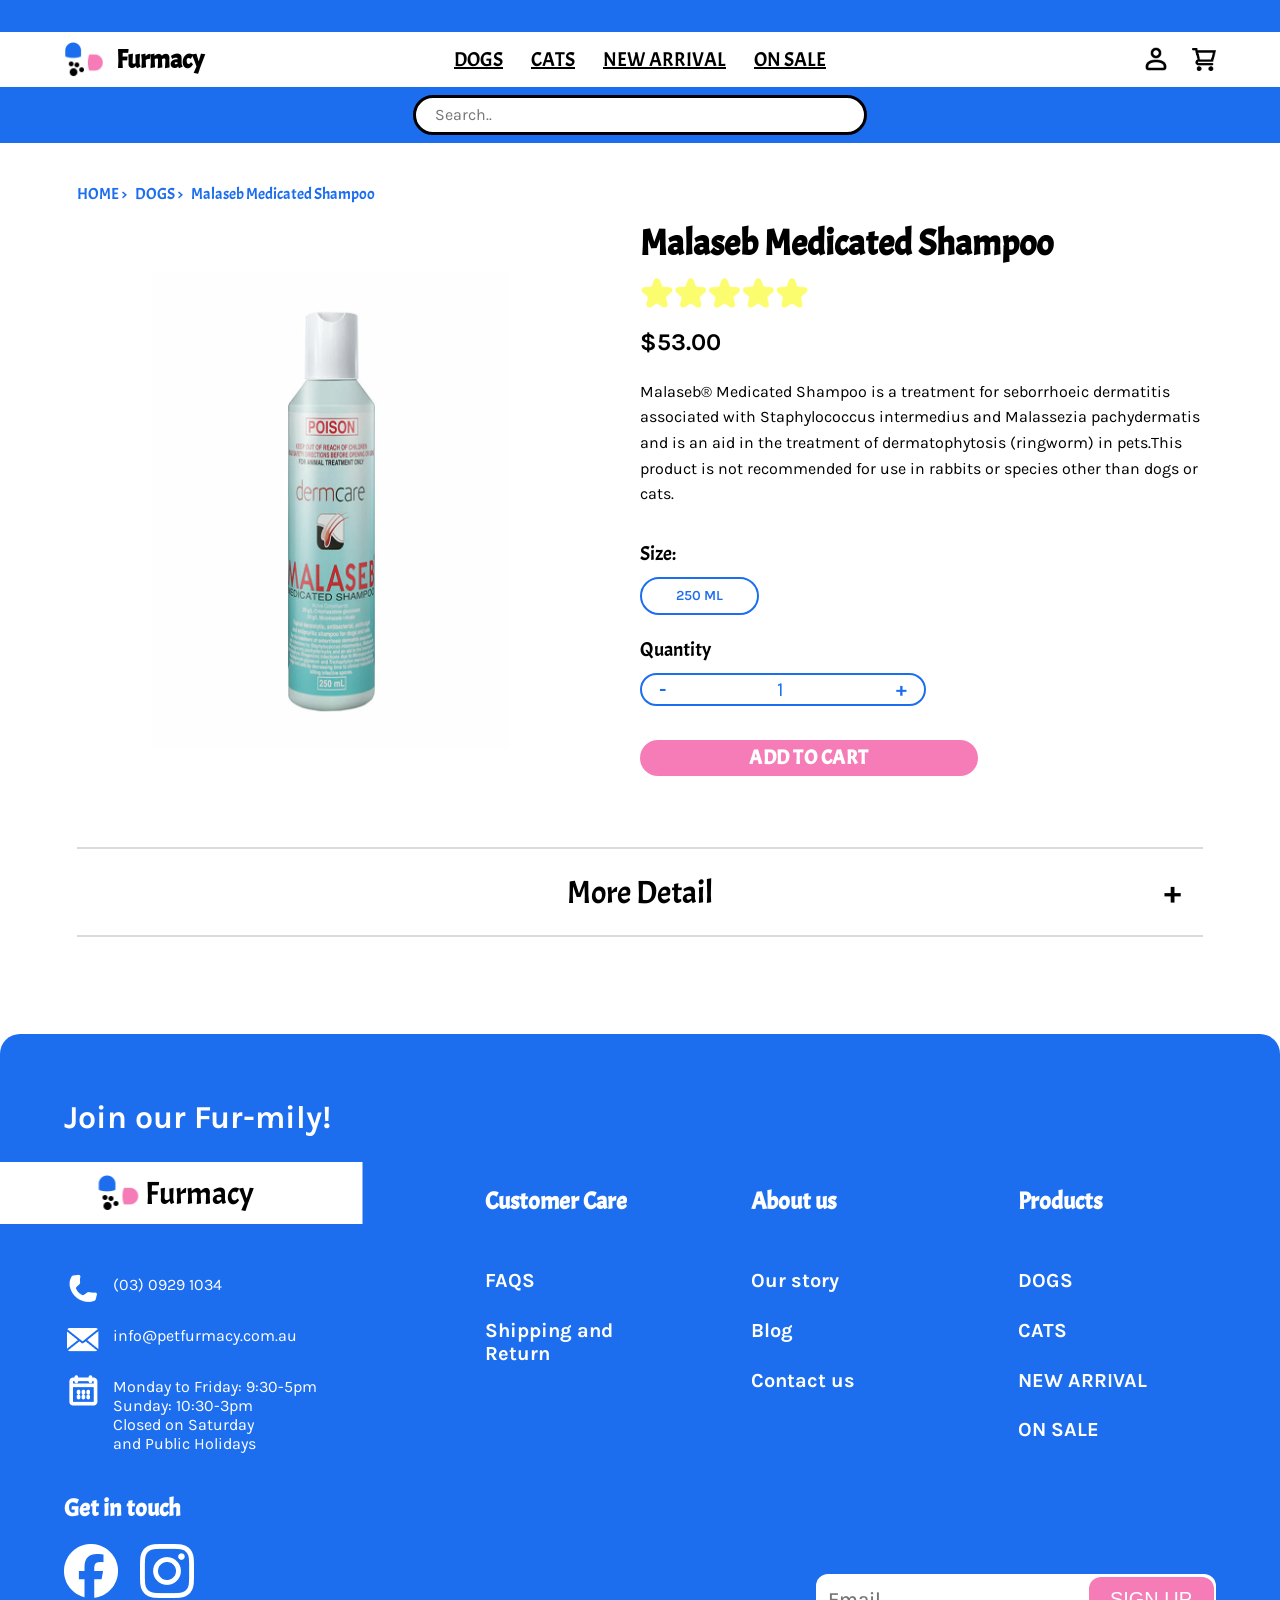
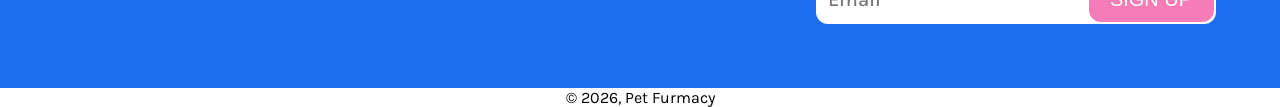
<file: HTML/product2.html>
<!DOCTYPE html>
<html lang="en">
    <head>
        <meta charset="UTF-8">
        <meta name="viewport" content="width=device-width, initial-scale=1.0">
        <title>Pet Furmacy</title>
        <link rel="stylesheet" href="../CSS/product.css">
        <link rel="stylesheet" href="../CSS/global.css">
    </head>

    <body>

        <!--header section-->
        <header>
            <div class="first_row"></div>

            <section class="second_row">
                <img class="menu_icon" src="../Image/homepage_image/hamburger_menu.png" alt="menu">

                <a href="../index.html" class="logo_group">
                    <img class="logo" src="../Image/homepage_image/logo.png" alt="logo">
                    <h1>Furmacy</h1>
                </a>
                
                <nav class="nav_menu">
                    <a href="listpage.html">DOGS</a>
                    <a href="#">CATS</a>
                    <a href="#">NEW ARRIVAL</a>
                    <a href="#">ON SALE</a>
                </nav>

                <div class="header_icons">
                    <img src="../Image/homepage_image/user.png" alt="login">
                    <a href="cart.html" class="cart_link">
                        <img src="../Image/homepage_image/cart.png" alt="cart">
                        <span class="cart_badge"></span>
                    </a>
                </div>
                
            </section>

            <div class ="third_row">
                <input type="text" placeholder="Search..">
            </div>

        </header>

        <!--====main section====-->
        <main class="product2_page">

            <!--breadcrumb-->
            <nav class="breadcrumb">
                <ul>
                    <li><a href="../index.html">HOME</a></li>
                    <li><a href=listpage.html>DOGS</a></li>
                    <li>Malaseb Medicated Shampoo</li>
                </ul>
            </nav>

            <!--product section-->
            <section class="product_section">

                <div class="product_image">
                    <img src="../Image/product2/malaseb_250.png">
                </div>

                <div class="product">
                    <div>
                        <h2 class="product_title">Malaseb Medicated Shampoo</h2>
                        <img src="../Image/product2/rating.png">
                        <p class="product_price">$53.00</p>
                        <p class="product_description">
                            Malaseb® Medicated Shampoo is a treatment for seborrhoeic dermatitis associated with Staphylococcus intermedius and Malassezia pachydermatis and is an aid in the treatment of dermatophytosis (ringworm) in pets.This product is not recommended for use in rabbits or species other than dogs or cats.
                        </p>
                    </div>

                    <div class="product_size">
                        <p>Size:</p>
                        <button class="size_btn">250 ML</button>

                        <p>Quantity</p>
                        <div class="quantity_box">
                            <button class="qty_minus">-</button>
                            <input type="text" value="1">
                            <button class="qty_plus">+</button>
                        </div>
                    </div>

                    <button class="add_to_cart"
                        data-name="Malaseb Medicated Shampoo"
                        data-price="53"
                        data-size="250 ML"
                        data-image="../Image/product2/malaseb_250.png">ADD TO CART</button>
                </div>
            </section>

            <!--more detail section-->
            <section class="more_detail">
                <details>
                    <summary>More Detail</summary>
                    <p>
                        Directions for use:<br>
                        Wet the animal thoroughly with clean water.
                        Apply Malaseb® Medicated Shampoo to your pet at several points and massage into the coat.
                        Using a sponge may assist with lathering and penetration of the shampoo through the coat. 
                        Use approximately 1-2 mL per kg of body weight.
                        Leave the shampoo on for 10 minutes. Ensure your pet is supervised during this time to avoid ingestion or inhalation of the shampoo.
                        Rinse thoroughly with clean water.
                    </p>
                </details>
            </section>
        </main>

        
        <!-- footer -->
        <footer>
            <h2>Join our Fur-mily!</h2>

            <div class="footer_content">

                <div class="footer_column contact_content">
                                
                    <div class="footer_logo_box">
                        <img src="../Image/homepage_image/logo.png">
                        <span>Furmacy</span>
                    </div>

                    <div class="contact_item">
                        <img src="../Image/homepage_image/phone_icon.png">
                        <p>(03) 0929 1034</p>
                    </div>

                    <div class="contact_item">
                        <img src="../Image/homepage_image/email_icon.png">
                        <p>info@petfurmacy.com.au</p>  
                    </div>
                    
                    <div class="contact_item">
                        <img src="../Image/homepage_image/time_icon.png">
                        <p>
                            Monday to Friday: 
                            9:30-5pm<br>
                            Sunday: 10:30-3pm<br>
                            Closed on Saturday<br>
                            and Public Holidays
                        </p>
                    </div>

                    <h3 style="margin-bottom: 6%;">Get in touch</h3>

                    <div class="social_icons">
                        <img src="../Image/homepage_image/facebook.png">
                        <img src="../Image/homepage_image/ig.png">
                    </div>

                </div>

                <div class="footer_column">
                    <h3>Customer Care</h3>
                    <h4>FAQS</h4>
                    <h4>Shipping and Return</h4>
                </div>

                <div class="footer_column">
                    <h3>About us</h3>
                    <h4>Our story</h4>
                    <h4>Blog</h4>
                    <h4>Contact us</h4>
                </div>
            
                <div class="footer_column">
                    <h3>Products</h3>
                    <h4>DOGS</h4>
                    <h4>CATS</h4>
                    <h4>NEW ARRIVAL</h4>
                    <h4>ON SALE</h4>
                </div>

            </div>
            
            <div class="footer_signup">
                <input type="email" placeholder="Email">
                <button>SIGN UP</button>
            </div>
        </footer>

        <p class="copyright">© 2026, Pet Furmacy</p>

        <div class="cart_popup">
            <div class="cart_popup_inner">
                <div class="cart_popup_head">
                    <h2>Shopping Cart</h2>
                    <button class="cart_close">✕</button>
                </div>

                <div class="cart_items"></div>

                <div class="cart_popup_btns">
                    <button class="keep_shopping">KEEP SHOPPING</button>
                    <a href="cart.html" class="go_to_cart">GO TO CART</a>
                </div>
            </div>
        </div>

        <script src="../JS/cart.js"></script>
  
    </body>
</file>
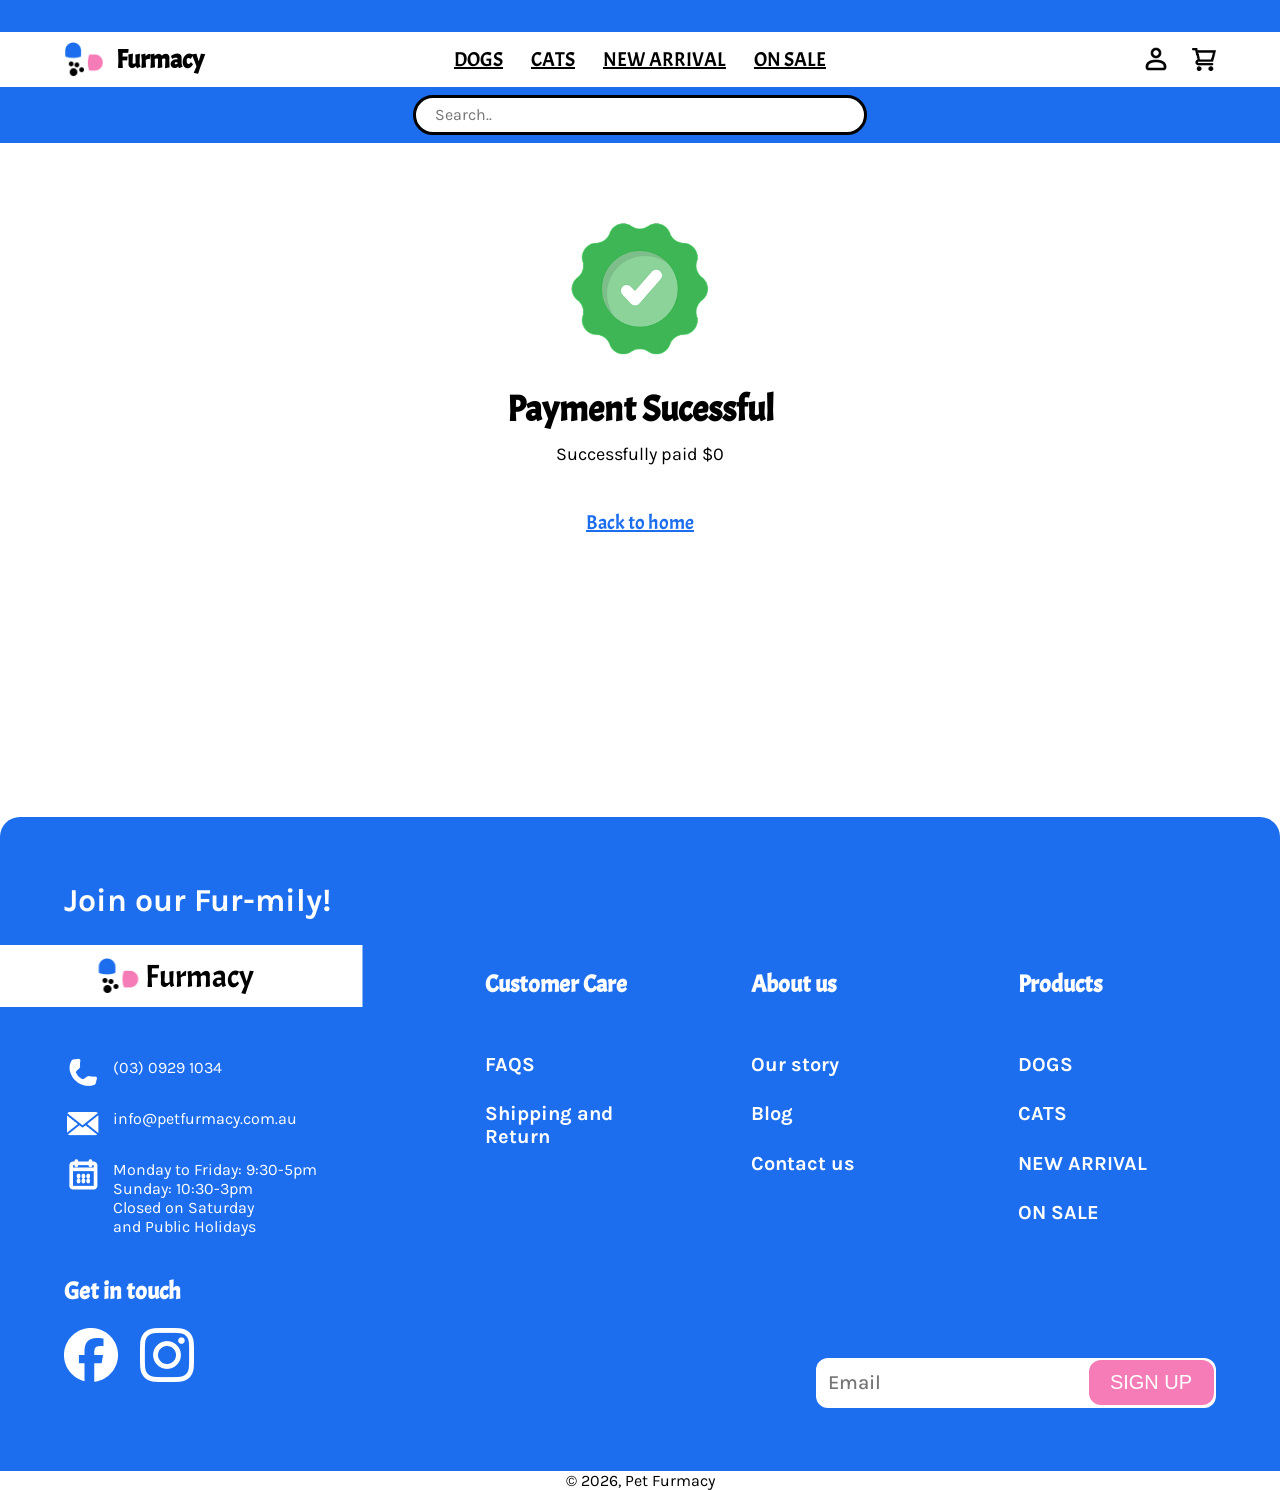
<file: HTML/success.html>
<!DOCTYPE html>
<html lang="en">
    <head>
        <meta charset="UTF-8">
        <meta name="viewport" content="width=device-width, initial-scale=1.0">
        <title>Pet Furmacy</title>
        <link rel="stylesheet" href="../CSS/global.css">
        <link rel="stylesheet" href="../CSS/success.css">
    </head>

    <body>
        <!--header section-->
        <header>
            <div class="first_row"></div>

            <section class="second_row">
                <img class="menu_icon" src="../Image/homepage_image/hamburger_menu.png" alt="menu">

                <a href="../index.html" class="logo_group">
                    <img class="logo" src="../Image/homepage_image/logo.png" alt="logo">
                    <h1>Furmacy</h1>
                </a>
                
                <nav class="nav_menu">
                    <a href="#">DOGS</a>
                    <a href="#">CATS</a>
                    <a href="#">NEW ARRIVAL</a>
                    <a href="#">ON SALE</a>
                </nav>

                <div class="header_icons">
                    <img src="../Image/homepage_image/user.png" alt="login">
                    <a href="cart.html" class="cart_link">
                        <img src="../Image/homepage_image/cart.png" alt="cart">
                        <span class="cart_badge"></span>
                    </a>
                </div>
                
            </section>

            <div class ="third_row">
                <input type="text" placeholder="Search..">
            </div>

        </header>

        <!--====main section====-->
        <main class="success_page">
            <img class="success_icon" src="../Image/success/success.png" alt="success">
            <h2 class="success_title">Payment Sucessful</h2>
            <p class="success_text">Successfully paid $560</p>
            <a href="../index.html" class="back_home">Back to home</a>
        </main>
        
        <!-- footer -->
        <footer>
            <h2>Join our Fur-mily!</h2>

            <div class="footer_content">

                <div class="footer_column contact_content">
                                
                    <div class="footer_logo_box">
                        <img src="../Image/homepage_image/logo.png">
                        <span>Furmacy</span>
                    </div>

                    <div class="contact_item">
                        <img src="../Image/homepage_image/phone_icon.png">
                        <p>(03) 0929 1034</p>
                    </div>

                    <div class="contact_item">
                        <img src="../Image/homepage_image/email_icon.png">
                        <p>info@petfurmacy.com.au</p>  
                    </div>
                    
                    <div class="contact_item">
                        <img src="../Image/homepage_image/time_icon.png">
                        <p>
                            Monday to Friday: 
                            9:30-5pm<br>
                            Sunday: 10:30-3pm<br>
                            Closed on Saturday<br>
                            and Public Holidays
                        </p>
                    </div>

                    <h3 style="margin-bottom: 6%;">Get in touch</h3>

                    <div class="social_icons">
                        <img src="../Image/homepage_image/facebook.png">
                        <img src="../Image/homepage_image/ig.png">
                    </div>

                </div>

                <div class="footer_column">
                    <h3>Customer Care</h3>
                    <h4>FAQS</h4>
                    <h4>Shipping and Return</h4>
                </div>

                <div class="footer_column">
                    <h3>About us</h3>
                    <h4>Our story</h4>
                    <h4>Blog</h4>
                    <h4>Contact us</h4>
                </div>
            
                <div class="footer_column">
                    <h3>Products</h3>
                    <h4>DOGS</h4>
                    <h4>CATS</h4>
                    <h4>NEW ARRIVAL</h4>
                    <h4>ON SALE</h4>
                </div>

            </div>
            
            <div class="footer_signup">
                <input type="email" placeholder="Email">
                <button>SIGN UP</button>
            </div>
        </footer>

        <p class="copyright">© 2026, Pet Furmacy</p>
        <script src="../JS/cart.js"></script>
    </body>
</file>
<file: CSS/global.css>
@import url('https://fonts.googleapis.com/css2?family=Acme&family=Karla:wght@400;600;700&display=swap');

body{
    background: #ffffff;
    margin: 0;
    font-family: 'Karla', sans-serif;
}

/* header */
header {
    width: 100%;
}

header {
    position: sticky;
    top: 0;
    z-index: 1100;
    background-color: #ffffff;
}

.first_row {
    height: 32px;
    background-color: #1C6EEF;
}

.second_row {
    display: flex;
    align-items: center;
    justify-content: space-between;
    padding: 0.8% 5%;
}

.logo_group {
    display: flex;
    align-items: center;
    gap: 12px;
    text-decoration: none;
    color: inherit;
}

.logo {
    width: 15%;
}

.logo_group h1 {
    font-family: 'Acme', sans-serif;
    font-size: 32px;
    margin: 0;
}

.nav_menu {
    position: absolute;
    left: 50%;
    transform: translateX(-50%);
    display: flex;
    align-items: center;
    gap: 48px;
}


.nav_menu a {
    font-family: 'Acme', sans-serif;
    font-size: 24px;
    color: #000000;
}

.header_icons {
    display: flex;
    align-items: center;
    gap: 24px;
}

.header_icons img {
    width: 24px;
}

/*cart icon*/
.cart_link {
    position: relative;
    display: inline-flex;
    align-items: center;
}

.cart_badge {
    display: none;
    position: absolute;
    top: -4px;
    right: -4px;
    width: 9px;
    height: 9px;
    background: #EA4335;
    border-radius: 50%;
    border: 1.5px solid #fff;
}

.cart_badge.is_visible {
    display: block;
}

/*search row*/
.third_row {
    background-color: #1C6EEF;
    padding: 0.6% 0;
    display:flex;
    justify-content: center;
}

/*search bar*/
.third_row  input{
    width: 32%;
    padding: 0.6% 1.5%;
    border-radius: 50px;
    border: 3px solid #000000;
    font-family: 'Karla', sans-serif;
    font-size: 16px;
}

/* footer */
footer {
    background-color: #1C6EEF;
    color: #ffffff;
    padding: 3% 5%;
    border-top-left-radius: 20px;
    border-top-right-radius: 20px;
}

footer h2 {
    font-size: 32px;
}

.footer_content {
    display:flex;
    justify-content: space-between;
    align-items: flex-start;
    gap: 6%;
}

.footer_column {
    width: 18%;
    font-size: 20px;
}

.contact_content {
    font-family: 'Karla', sans-serif;
    width: 32%;
    display: flex;
    flex-direction: column;
    font-size: 16px;
}

.footer_logo_box {
    display:flex;
    align-items: center;
    justify-content: center;
    width: 100%;
    background-color: #ffffff;
    padding: 3%;
    margin-bottom: 10%;
    color: #000000;
    font-family: 'Acme', sans-serif;
    font-size: 32px;
    gap: 1.5%;
    transform: translateX(-20%);
}

.footer_logo_box img {
    width: 12%;
}

.contact_item {
    display: flex;
    gap: 3%;
}

.contact_item img {
    margin-top: 4%;
    width: 38px;
    height: 31px;
    flex-shrink: 0;
}


.footer_content h3 {
    font-family: 'Acme', sans-serif;
    font-size: 24px;
     margin-bottom: 27%;
}

.social_icons {
    display: flex;
    gap: 6%
}

/* footer sign up */
.footer_signup {
    width: 450px;
    margin-left: 66%;
    transform:translateY(-50%);
    position: relative;
}

.footer_signup input {
    box-sizing: border-box;
    border: none;
    border-radius: 12px;

    font-family: 'Karla', sans-serif;
    font-size: 20px;
    font-weight: 500;

    height: 50px;
    width: 100%;

    padding-left: 3%;

}

.footer_signup button {
    position: absolute;
    right: 2.5px;
    top: 2.5px;

    border: none;
    border-radius: 12px;
    background-color: #F57CB6;
    color: #ffffff;
    height: 45px;
    width: 125px;
    font-size: 20px;
    font-weight: 500;
}

/*copy right*/
.copyright {
    margin-top: 0%;
    margin-bottom: 0%;
    padding: 0%;
    text-align: center;
}

/*breadcrumb*/
.breadcrumb ul {
    padding-left: 0;
    list-style-type: none;
    display:flex;
    gap: 8px;
    font-family: 'Acme', sans-serif;
    font-size: 16px;
}

.breadcrumb li {
    color: #1C6EEF;
}

.breadcrumb li::after {
    content: "  >";
}

.breadcrumb li:last-child::after {
    content: "";
}

.breadcrumb a {
    color: #1C6EEF;
    text-decoration: none;
}

.menu_icon {
    display: none;
}

/*=============laptop 1440：header + footer=============*/
@media (max-width: 1440px) {

    .nav_menu {
        gap: 28px;
    }

    .nav_menu a {
        font-size: 20px;
    }

    .logo_group h1 {
        font-size: 26px;
    }

    .footer_signup {
        width: 400px;
        margin-left: auto;
        margin-right: 0;
    }
}

/*=============phone 480：header + footer + path meunu=============*/
@media (max-width: 480px) {

    /* header */
    .menu_icon {
        display: block;
        width: 20px;
        cursor: pointer;
    }

    .nav_menu {
        display: none;
    }

    .logo {
        width: 32px;
    }

    .logo_group h1 {
        font-size: 22px;
    }

    .header_icons {
        gap: 16px;
    }

    .second_row {
    justify-content: flex-start;
    gap: 12px;
    }

    .header_icons {
    margin-left: auto;
    gap: 16px;
    }

    .third_row input {
        width: 80%;
    }

    /* footer */
    footer {
        padding: 8% 6%;
    }

    footer h2 {
        text-align: center;
    }

    .footer_content {
        flex-direction: column;
        gap: 28px;
    }

    .contact_content,
    .footer_column {
        width: 100%;
    }

    .contact_content {
        align-items: center;
    }

    .contact_item {
        width: 75%;
    }

    .footer_logo_box {
        transform: none;
        width: 95%;
        margin: 0 auto 40px auto;
    }

    .social_icons {
        justify-content: center;
    }

    .footer_content h3 {
        margin-bottom: 12px;
    }

    .footer_signup {
        position: relative;
        width: 100%;
        margin: 40px 0 0 0;
        transform: none;
    }

    /* footer*/
    .footer_column:not(.contact_content) h4 {
        display: none;
    }

    .footer_column:not(.contact_content) h3 {
        display: flex;
        justify-content: space-between;
        align-items: center;
        border-top: 1px solid rgba(255, 255, 255, 0.35);
        padding-top: 16px;
        margin-bottom: 0;
    }

    .footer_column:not(.contact_content) h3::after {
        content: "+";
    }

    .breadcrumb ul {
        flex-wrap: wrap;
        row-gap: 4px;
        font-size: 12px;
    }

    .breadcrumb li {
        white-space: nowrap;
    }
}
</file>
<file: CSS/homepage.css>
/* hero section */
.hero_section {
    padding: 1% 0% 0% 5%;
    display:flex;
    align-items: center;
    justify-content: space-between;
}

.hero_text {
    width: 42%;
}

.hero_text h1 {
    font-family: 'Acme', sans-serif;
    font-size: 64px;
    line-height: 1.5;
    margin: 0 0 6% 0;
}

.hero_text p {
    font-family: 'Karla', sans-serif;
    font-size: 22px;
    line-height: 1.4;
    margin: 0 0 12% 0;
}

.pink_button {
    background-color: #F57CB6;
    color:#ffffff;
    border: none;
    border-radius: 50px;
    padding: 3% 10%;
    font-family: 'Karla', sans-serif;
    font-size: 24px;
    font-weight: 700;
}

.hero_image {
    width: 50%;
}

/* color block */
.color_block {
    background-color: #1C6EEF;
    height: 32px;
}

/* category section */
.category_section {
    padding: 4% 6%;
}

.category_section h2 {
    font-family: 'Acme', sans-serif;
    font-size: 48px;
    margin-bottom: 5%;
}

.category_grid {
    display: flex;
    flex-wrap: wrap;
    justify-content: space-between;
    row-gap: 32px;
}

.category_card {
    width: 47%;
    background-color: #F4F4F4;
    border-radius: 16px;
    display: flex;
    align-items: center;
    justify-content: space-between;
    text-decoration: none;
    color: inherit;
}

.category_card img {
    width: 36%;
    display: block;
}

.category_card h3 {
    width: 48%;
    font-family: 'Acme', sans-serif;
    font-size: 36px;
    line-height: 1.1;
    margin: 0;
}

/* brand section */

/* best seller section */
.product_section {
    padding: 4% 0% 4% 6%;
}

.product_section h2 {
    font-family: 'Acme', sans-serif;
    font-size: 48px;
    margin-bottom: 5%;
}

.product_grid {
    display: flex;
    gap: 7%;
    overflow-x: auto;
}

.product_card {
    width: 400px;
    flex-shrink: 0;
    background-color: #F4F4F4;
    border-radius: 40px;
    padding: 3% 2.5%;
    box-sizing: border-box;
    display: flex;
    flex-direction: column;
    align-items: center;
}

.product_card img {
    width: 100%;
    border-radius: 40px;
    margin-bottom: 12%;
}

.product_card h4 {
    font-size: 18px;
    text-align: center;
    font-weight: bold;
    margin-bottom: 2%;
}
.product_card p {
    font-size: 18px;
    text-align: center;
    margin-top: 0%;
    margin-bottom: 10%;
}

.product_card .pink_button {
    font-size: 18px;
    padding: 4% 10%;
}

/* review section */
.review_section {
    padding: 4% 6%;
    margin-bottom: 15%;
}

.review_section h2 {
    font-family: 'Acme', sans-serif;
    font-size: 48px;
    margin-top: 5%;
    margin-bottom: 5%;
    text-align: center;
    margin-bottom: 0%;
}

.review_section img {
    display: block;
    margin: auto;
}

.review_count {
    margin-top: 0%;
    margin-bottom: 6%;
    font-family: 'Acme', sans-serif;
    font-size: 32px;
    color: #1C6EEF;
    text-align: center;
}

.review_box {
    padding: 2% 3%;
    background-color: #F4F4F4;
    width: 45%;
    margin: auto;
    border-radius: 20px;
    text-align: center;
    font-family: 'Acme', sans-serif;
    font-size: 30px;
}


/*=============phone============*/
@media (max-width: 480px) {

    /*------hero-------*/
    .hero_section { 
        padding: 6% 5%;
    }

    .hero_text { 
        width: 56%;
    }

    .hero_text h1 {
        font-size: 30px; 
    }

    .hero_text p{
        font-size: 15px; 
    }

    .hero_image {
        width: 40%; 
    }

    .pink_button {
        font-size: 16px;
        padding: 4% 10%;
    }

    /*----shop by catogory------*/
    .category_section h2 {
        font-size: 28px; 
    }
    .category_card h3{
        font-size: 18px;
    }

    /*------best seller-----*/
    .product_section {
        margin-bottom: 50px;
    }

    .product_section h2{
        font-size: 28px; 
        }

    .product_card{
        width: 78%;
        height: auto;
        padding: 4%;
    }

    .product_card h4,
    .product_card p {
        font-size: 16px;
    }

    /*-----reviews-----*/
    .review_section h2 { 
        font-size: 28px; 
    }
    .review_count { 
        font-size: 20px; 
    }
    .review_box {
         width: 90%; 
         font-size: 18px;
    }
}
</file>
<file: CSS/cart.css>
.cart_page {
    padding: 2% 6% 4% 6%;
}

.page_title {
    font-family: 'Acme', sans-serif;
    font-size: 48px;
    text-align: center;
    margin: 5% 0 3% 0;
}

.cart_items {
    margin-bottom: 2%;
    display: flex;
    flex-direction: column;
    align-items: center;
}

.cart_item {
    box-sizing: border-box;
    display: flex;
    align-items: center;
    width: 60%;
    gap: 3%;
    background: #f4f4f4;
    border-radius: 16px;
    padding: 2.5%;
    margin-bottom: 3%;
}

.cart_item_img {
    width: 15%;
    background: #ffffff;
    border-radius: 8px;
}

.cart_item_info {
    flex: 1;
}

.cart_item_head {
    display: flex;
    justify-content: space-between;
    margin-bottom: 2%;
}

.cart_item_name {
    font-family: 'Acme', sans-serif;
    font-size: 24px;
    margin: 0;
}

.cart_item_price {
    font-family: 'Karla', sans-serif;
    font-size: 24px;
    font-weight: 700;
    margin: 0;
}

.cart_item_size {
    font-family: 'Karla', sans-serif;
    font-size: 16px;
    color: #00000085;
    margin: 0 0 3% 0;
}

.cart_item_control {
    display: flex;
    align-items: center;
    justify-content: center;
    justify-content: space-between;
}

.quantity_box {
    display: flex;
    align-items: center;
    border: 2px solid #1C6EEF;
    border-radius: 50px;
    width: 40%;
    overflow: hidden;
}

.quantity_box button {
    background: none;
    border: none;
    color: #1C6EEF;
    font-family: 'Karla', sans-serif;
    font-size: 20px;
    font-weight: 700;
    padding: 1% 6%;
    cursor: pointer;
}

.quantity_box input {
    background-color: #f4f4f4;
    flex: 1;
    width: 100%;
    border: none;
    outline: none;
    text-align: center;
    font-family: 'Karla', sans-serif;
    font-size: 20px;
    color: #1C6EEF;
}

.cart_item_delete {
    background: none;
    border: none;
    cursor: pointer;
}

.cart_item_delete img {
    width: 28px;
    background-color: #f4f4f4;
}

/*price summary*/
.cart_summary {
    box-sizing: border-box;
    margin: 0 auto;

    width: 60%;
    background: #f4f4f4;
    border-radius: 16px;
    padding: 3%;
    margin-bottom: 4%;
}

.summary_row {
    display: flex;
    justify-content: space-between;
    width: 100%;

    font-family: 'Acme', sans-serif;
    font-size: 24px;
    margin-bottom: 3%;
}

.discount_title {
    font-family: 'Acme', sans-serif;
    font-size: 24px;
    margin: 0 0 3% 0;
}

.discount_box {
    display: flex;
    background: #ffffff;
    border-radius: 50px;
    overflow: hidden;
    margin-bottom: 4%;
}

.discount_box input {
    flex: 1;
    border: none;
    outline: none;
    padding: 0 4%;
    font-family: 'Karla', sans-serif;
    font-size: 24px;
}

.apply_btn {
    background-color: #F57CB6;
    color: #ffffff;
    border: none;
    border-radius: 50px;
    padding: 1% 6%;
    font-family: 'Acme', sans-serif;
    font-size: 20px;
    cursor: pointer;
}

/*check out button*/
.checkout_btn {
    display: block;
    width: 50%;
    margin: 0 auto;
    text-align: center;
    background-color: #F57CB6;
    color: #ffffff;
    border-radius: 50px;
    font-family: 'Acme', sans-serif;
    font-size: 28px;
    text-decoration: none;
}

/*=============phone 480=============*/
@media (max-width: 480px) {

    .cart_page {
        padding: 4% 5%;
    }

    .page_title {
        font-size: 24px;
        font-weight: 0;
    }

    .cart_item {
        width: 100%;
        padding: 3%;
    }

    .cart_item_img {
        width: 22%;
    }

    .cart_item_name {
        font-size: 16px;
    }

    .cart_item_price {
        font-size: 16px;
    }

    .cart_item_size {
        font-size: 14px;
    }

    .quantity_box {
        width: 45%;
    }

    .cart_summary {
        width: 100%;
    }

    .summary_row {
        font-size: 18px;
    }

    .discount_title {
        font-size: 18px;
    }

    .discount_box input {
        font-size: 16px;
    }

    .apply_btn {
        font-size: 16px;
    }

    .checkout_btn {
        width: 100%;
        font-size: 24px;
        font-weight: 0;
    }
}
</file>
<file: CSS/checkout.css>
.checkout_page {
    padding: 2% 6% 4% 6%;
}

/*==== side by side=====*/
.checkout_layout {
    display:flex;
    gap: 5%;
    padding-top: 2%;
}

.checkout_form {
    width: 48%;
    box-sizing: border-box;
    border-right: 2.5px solid #00000025;
    padding-right: 4%;
}

.checkout_summary {
    width: 40%;
}

/* ===== express checkout ==== */
.express_label {
    text-align: center;
    font-family: 'Karla', sans-serif;
    font-size: 14px;
    margin: 0 0 2% 0;
}

.express_btns {
    display: flex;
    gap: 4%;
    margin-bottom: 3%;
}

.express_pay {
    flex: 1;
    border: none;
    border-radius: 8px;
    padding: 4%;
    font-family: 'Acme', sans-serif;
    font-size: 18px;
    color: #ffffff;
    cursor: pointer;
}

.shop_pay {
    background-color: #5A31F4;
}

.g_pay {
    background-color: #000000;
}

/* OR */
.or_divider {
    display: flex;
    align-items: center;
    text-align: center;
    color: #00000060;
    font-family: 'Karla', sans-serif;
    font-size: 14px;
    margin: 4% 0;
}

.or_divider::before,
.or_divider::after {
    content: "";
    flex: 1;
    height: 1px;
    background: #00000025;
}

.or_divider span {
    padding: 0 12px;
}

/* === Contact/ Delivery / Payment === */
.form_head {
    display: flex;
    justify-content: space-between;
    align-items: center;
    margin: 5% 0 2% 0;
}

.form_head h3 {
    font-family: 'Acme', sans-serif;
    font-size: 24px;
    margin: 0;
}

.form_head a {
    color: #1C6EEF;
    font-family: 'Karla', sans-serif;
    font-size: 14px;
    text-decoration: none;
}

.form head span {
    font-size: 24px;
}

.payment_head {
    border-top: 1px solid #00000025;
    padding-top: 5%;
}

.payment_note {
    border-bottom: 1px solid #00000025;
    padding-bottom: 5%;
}

/*form*/
.form_input {
    width: 100%;
    box-sizing: border-box;
    padding: 3%;
    border: 3px solid #00000025;
    border-radius: 8px;
    font-family: 'Karla', sans-serif;
    font-size: 16px;
    margin-bottom: 3%;
}

.form_row {
    display: flex;
    gap: 3%;
}

.form_row .form_input {
    flex: 1;
}

.checkbox_row {
    display: flex;
    align-items: center;
    gap: 8px;
    font-family: 'Karla', sans-serif;
    font-size: 14px;
    margin-bottom: 4%;
}

/*ship/pick*/
.ship_toggle {
    display: flex;
    gap: 2%;
    background: #f4f4f4;
    border-radius: 8px;
    padding: 1%;
    margin-bottom: 3%;
}

.ship_option {
    flex: 1;
    border: none;
    border-radius: 8px;
    background: none;
    padding: 3%;
    font-family: 'Karla', sans-serif;
    font-size: 14px;
    cursor: pointer;
}

.ship_option.active {
    background: #ffffff;
}

/*shipping method*/
.shipping_title {
    font-family: 'Acme', sans-serif;
    font-size: 18px;
    margin: 2% 0;
}

.shipping_box {
    background: #f4f4f4;
    border-radius: 8px;
    padding: 5%;
    text-align: center;
    color: #00000060;
    font-family: 'Karla', sans-serif;
    font-size: 14px;
    margin-bottom: 2%;
}

.payment_note {
    font-family: 'Karla', sans-serif;
    font-family: 13px;
    color: #00000060;
    margin: 0 0 5% 0;
}

/*PAY NOW */
.pay_now {
    width: 100%;
    background-color: #F57CB6;
    color: #ffffff;
    border: none;
    border-radius: 50px;
    padding: 1% 6%;
    font-family: 'Acme', sans-serif;
    font-size: 24px;
    cursor: pointer;
}

/*========== rightside: order check ==========*/
.cart_item {
    display: flex;
    gap: 4%;
    background: #f4f4f4;
    border-radius: 16px;
    padding: 4% ;
    margin-bottom: 4%;
}

.cart_item_img {
    width: 28%;
    background: #ffffff;
    border-radius: 8px;
}

.cart_item_info {
    flex: 1;
}

.cart_item_head {
    display: flex;
    justify-content:space-between;
    margin-bottom: 3%;
}

.cart_item_name {
    font-family: 'Acme', sans-serif;
    font-size: 16px;
    margin: 0;
}

.cart_item_price {
    font-family: 'Karla', sans-serif;
    font-size: 14px;
    font-weight: 700;
    margin: 0;
}

.cart_item_size {
    font-family: 'Karla', sans-serif;
    font-size: 14px;
    color: #00000085;
    margin: 0 0 6% 0;
}

.cart_item_control {
    display: flex;
    align-items: center;
    justify-content: space-between;
}

.quantity_box {
    display: flex;
    align-items: center;
    border: 2px solid #1C6EEF;
    border-radius: 50px;
    width: 55%;
    overflow: hidden;
}

.quantity_box button {
    background: none;
    border: none;
    color:#1C6EEF;
    font-family: 'Karla', sans-serif;
    font-size: 18px;
    font-weight: 700;
    padding: 1% 6%;
    cursor: pointer;
}

.quantity_box input {
    background-color: #f4f4f4;
    flex: 1;
    width: 100%;
    border: none;
    outline: none;
    text-align: center;
    font-family: 'Karla', sans-serif;
    font-size: 16px;
    color: #1C6EEF;
}

.cart_item_delete {
    background: none;
    border: none;
    cursor: pointer;
}

.cart_item_delete img {
    width: 22px;
    background-color: #f4f4f4;
}

/*price summary*/
.summary_box {
    background: #f4f4f4;
    border-radius: 16px;
    padding: 5%;
}

.discount_title {
    font-family: 'Acme', sans-serif;
    font-size: 16px;
    margin: 0 0 3% 0;
}

.discount_box {
    display: flex;
    background: #ffffff;
    border-radius: 50px;
    overflow: hidden;
    margin-bottom: 4%;
}

.discount_box input {
    flex: 1;
    border: none;
    outline: none;
    padding: 0 4%;
    font-family: 'Karla', sans-serif;
    font-size: 14px;
}

.apply_btn {
    background-color: #F57CB6;
    color: #ffffff;
    border: none;
    border-radius: 50px;
    padding: 1% 5%;
    font-family: 'Acme', sans-serif;
    font-size: 16px;
    cursor: pointer;
}

.summary_row {
    display: flex;
    justify-content: space-between;
    font-family: 'Acme', sans-serif;
    font-size: 18px;
}

.summary_toggle {
    display: flex;
    justify-content: space-between;
    align-items: center;
    list-style: none;
    cursor: pointer;
    background: #f4f4f4;
    border-radius: 8px;
    padding: 4%;
    font-family: 'Acme', sans-serif;
    font-size: 18px;
    margin-bottom: 4%;
}

.summary_toggle::-webkit-details-marker {
    display: none;
}

.summary_label {
    color: #1C6EEF;
}

.summary_label::after {
    content: "";
    display: inline-block;
    width: 14px;
    height: 14px;
    margin-left: 8px;
    background-image: url("../Image/checkout/arrow.png");
    background-size: contain;
    background-repeat: no-repeat;
    vertical-align: middle;
    transition: transform 0.2s;
}

details[open] .summary_label::after {
    transform: rotate(180deg);
}

.summary_amount {
    font-weight: 700;
}
/*=============phone 480=============*/
@media (max-width: 480px) {

    .checkout_page {
        padding: 4% 5%;
    }

    .checkout_layout {
        flex-direction: column;
        gap: 0;
    }

    .checkout_form,
    .checkout_summary {
        width: 100%;
    }

    .checkout_form {
        border-right: none;
        padding-right: 0;
    }

    .express_label {
        padding: 4%;
    }

    .form_head {
        margin-top: 5px;
        padding: 4% 0%;
    }

    .shipping_title {
        margin-top: 5px;
        padding: 4% 0%;
    }

    .checkout_summary {
        margin-top: 6%;
    }

    .pay_now {
        font-size:24px;
        font-weight: 0;
    }


    .checkout_summary {
        order: -1;
    } /*move to the top */
}

@media (min-width: 481px) {

    .summary_toggle {
        display: none;
    }
}
</file>
<file: CSS/listpage.css>
/* main */
.list_page {
    padding: 2% 6% 4% 6%;
}

.breadcrumb ul {
    list-style-type: none;
    display:flex;
    gap: 8px;
    font-family: 'Acme', sans-serif;
    font-size: 16px;
}

.breadcrumb li {
    color: #1C6EEF;
}

.breadcrumb li::after {
    content: "  >";
}

.breadcrumb li:last-child::after {
    content: "";
}

.breadcrumb a {
    color: #1C6EEF;
    text-decoration: none;
}

.page_title {
    font-family: 'Acme', sans-serif;
    font-size: 48px;
    margin: 0 0 3% 0;
}

.toolbar {
    display: flex;
    justify-content: space-between;
    align-items: center;
    margin-bottom: 3%;
}

.filter {
    display: flex;
    align-items: center;
    gap: 12px;
    font-family: 'Acme', sans-serif;
    font-size: 20px;
}

.filter img {
    width: 24px;
}

.clear_all {
    color:#1C6EEF;
    text-decoration: none;
    font-size: 16px;
}

.sort {
    font-family: 'Karla', sans-serif;
    font-size: 18px;
}

/* list layout */
.list_layout {
    display: flex;
    gap: 4%;
    margin-bottom: 4%;
}

.filters {
    width: 22%;
}

.filters ul {
    list-style: none;
}

.filters li {
    background-color: #1C6EEF80;
    color: #1C6EEF;
    border-radius: 8px;
    padding: 4% 6%;
    margin-bottom: 12px;
    font-family: 'Acme', sans-serif;
    font-size: 20px;
    display: flex;
    justify-content: space-between;
    align-items: center;
}

.filters li::after {
    content: "+";
    font-size: 24px;
    font-weight: 700;
}

/* product grid */
.product_grid {
    list-style: none;
    padding: 0;
    width: 74%;
    display: flex;
    flex-wrap: wrap;
    gap: 3%;
    row-gap: 32px;
}

.product_grid > li {
    width: 31.1%;
}

.product_card {
    box-sizing: border-box;
    background-color: #f4f4f4;
    border-radius: 16px;
    padding: 8% 8% 6% 8%;
    display:flex;
    flex-direction: column;
    align-items: center;
}

.product_card img {
    width: 100%;
    margin-bottom: 8%;
}

.product_name {
    font-family: 'Karla', sans-serif;
    font-size: 14px;
    text-align: center;
    margin: 0 0 8% 0;
}

.shop_now {
    background-color: #F57CB6;
    color: #ffffff;
    text-decoration: none;
    padding: 4% 12%;
    border-radius: 50px;
    font-family: 'Karla',sans-serif;
    font-size: 12px;
    font-weight: 700;
}

/* pagination */
.pagination ul {
    list-style: none;
    padding: 0;
    display: flex;
    justify-content: center;
    align-items: center;
    gap: 16px;
    font-family: 'Karla', sans-serif;
    font-size: 18px;
}

.pagination li {
    color:#000000
}

.pagination li.current {
    background-color: #1C6EEF;
    color: #f4f4f4;
    border-radius: 50%;
    width: 32px;
    line-height: 32px;
    text-align: center;
}

/*=============phone 480=============*/
@media (max-width: 480px) {

    .list_page {
        padding: 4% 5%;
    }

    .page_title {
        font-size: 32px;
    }

    .list_layout {
        display: block;
    }

    .filters {
        display: none;
    }

    .product_grid {
        width: 100%;
        justify-content: space-between;
        column-gap: 0;
    }

    .product_grid > li {
        width: 48%;
        display: flex;
    }

    .product_card {
        width: 100%;
        height: 100%;
        padding: 7%;
    }

    .product_card img {
        margin-bottom: 6%;
    }

    .product_name {
        font-size: 14px;
        font-weight: 700;
        text-align: center;
    }

    .shop_now {
        margin-top: auto;
    }

    .filter {
        font-size: 16px;
    }
}
</file>
<file: CSS/product.css>
/*--product section--*/
.product1_page,
.product2_page {
    padding: 2% 6% 4% 6%;
}

/*product secton*/
.product_section {
    display: flex;
    gap: 5%;
    margin-bottom: 4%;
    align-items: flex-start; /*align items to the top of the container*/
}

.product_image {
    width: 45%;
    display: flex;
    justify-content: center;
}

.product_image img {
    width: 100%;
}

.product {
    width: 50%;
    display:flex;
    flex-direction: column;
}

/* product info*/
.product_title {
    font-family: 'Acme',sans-serif;
    font-size: 36px;
    margin: 0 0 2% 0;
}

.product > div:first-child > img {
    width: 30%;
    display:block;
    margin-bottom: 3%;
}

.product_price {
    font-family: 'Karla', sans-serif;
    font-size: 24px;
    font-weight: 700;
    margin: 0 0 4% 0;
}

.product_description {
    font-family: 'Karla', sans-serif;
    font-size: 16px;
    line-height: 1.6;
    margin: 0 0 6% 0;
}

/* size quantity */
.product_size p {
    font-family: 'Acme', sans-serif;
    font-size: 20px;
    margin: 0 0 2% 0;
}

.size_btn {
    background-color: #ffffff;
    border: 2px solid #1C6EEF;
    color:#1C6EEF;
    padding: 1.5% 6%;
    border-radius: 50px;
    font-family: 'Karla', sans-serif;
    font-size: 14px;
    font-weight: 600;
    cursor: pointer;
    margin-bottom: 4%;
}

.quantity_box {
    display: flex;
    align-items: center;
    border: 2px solid #1C6EEF;
    border-radius: 50px;
    width: 50%;
    overflow: hidden;
}

.quantity_box button {
    background: none;
    border: none;
    color: #1C6EEF;
    font-family: 'Karla', sans-serif;
    font-size: 20px;
    font-weight: 700;
    padding:1% 6%;
    cursor: pointer;
}

.quantity_box input {
    flex: 1;
    width: 100%;
    border: none;
    outline: none;
    text-align: center;
    font-family: 'Karla', sans-serif;
    font-size: 20px;
    color: #1C6EEF;
}

/* add to cart */
.add_to_cart {
    background-color: #F57CB6;
    color: #ffffff;
    border:none;
    border-radius: 50px;
    padding: 1% 8%;
    font-family: 'Acme', sans-serif;
    font-size: 20px;
    font-weight: 700;
    letter-spacing: 0.5px;
    cursor: pointer;
    width: 60%;
    margin-top: 6%;
}

/* more detail */
.more_detail {
    border-top: 2.5px solid #00000025;
    border-bottom: 2.5px solid #00000025;
    padding: 2% 0;
    margin-bottom: 4%;
}

.more_detail summary {
    font-family: 'Acme', sans-serif;
    font-size: 32px;
    text-align: center;
    list-style: none;
    cursor: pointer;
    position: relative;
    padding: 0 2%;
}

.more_detail summary::after {
    content: "+";
    font-family: 'Karla', sans-serif;
    position:absolute;
    right: 2%;
    top: 50%;
    transform: translateY(-50%);
    font-size: 32px;
    font-weight: 700;
}

.more_detail details[open] summary::after {
    content: "-";
    font-family: 'Karla',sans-serif;
}

.more_detail p {
    font-family: 'Karla', sans-serif;
    font-size: 16px;
    line-height: 1.6;
    margin-top: 5%;
}

/* ==== pop up ==== */
.cart_popup {
    display: none;
    position: fixed;
    top: 144px;
    right: 0%;
    bottom: 0%;
    width: 32%;
    z-index: 1000;
}

.cart_popup.is_open {
    display: block;
}

.cart_popup .quantity_box input {
    background-color: #f4f4f4;
}

.cart_popup_inner {
    height: 100%;
    box-sizing: border-box;
    display: flex;
    flex-direction: column;
    background: #ffffff;
    padding: 3%;
    box-shadow: 0 8px 30px rgba(0, 0, 0, 0.15);
}

.cart_item {
    display:flex;
    gap: 4%;
    background: #f4f4f4;
    border-radius: 16px;
    padding: 4%;
    margin-bottom: 6%;
}

.cart_item_img {
    width: 30%;
    background: #ffffff;
    border-radius: 8px;
}

.cart_item_info {
    flex: 1;
}

.cart_item_head {
    display: flex;
    justify-content: space-between;
    margin-bottom: 3%;
}

.cart_item_name {
    font-family: 'Acme', sans-serif;
    font-size: 18px;
    margin:0
}

.cart_item_price {
    font-family: 'Karla', sans-serif;
    font-size: 14px;
    font-weight: 700;
    margin: 0;
}

.cart_item_size {
    font-family: 'Karla', sans-serif;
    font-size: 14px;
    color: #00000085;
    margin: 0 0 6% 0;
}

.cart_item_control {
    display: flex;
    align-items: center;
    justify-content: space-between;
}

.cart_item_delete {
    background: none;
    border: none;
    cursor: pointer;
}

.cart_item_delete img {
    width: 24px;
    background-color: #f4f4f4;
}

.cart_popup_btns {
    margin-top: auto;
    display: flex;
    padding: 1%;
    gap: 5%
}

.keep_shopping,
.go_to_cart {
    flex: 1;
    text-align: center;
    border: none;
    border-radius: 50px;
    padding: 2%;
    font-family: 'Acme', sans-serif;
    font-size: 16px;
    color: #ffffff;
    cursor: pointer;
    text-decoration: none;
}

.keep_shopping {
    background-color: #1C6EEF;
}

.go_to_cart {
    background-color: #F57CB6;
}

.cart_popup_head {
    display: none;
}

/*=============phone 480=============*/
@media (max-width: 480px) {

    .product1_page,
    .product2_page {
        padding: 4% 5%;
    }

    .product_section {
        flex-direction: column;
        gap: 4%;
    }

    .product_image,
    .product {
        width: 100%;
    }

    .product_image img {
        width: 70%;
    }

    .product_title {
        font-size: 28px;
    }

    .product_price {
        font-size: 22px;
    }

    .quantity_box {
        width: 70%;
    }

    .add_to_cart {
        width: 100%;
    }

    .more_detail summary {
        font-size: 24px;
    }

    .more_detail summary::after {
        font-size: 24px;
    }

    .cart_popup {
        width: 100%;
        top: 50px;
    }

    .cart_popup_head {
        position: relative;
        display: flex;
        justify-content: center;
        align-items: center;
        margin-bottom: 6%;
    }

    .cart_popup_head h2 {
        font-family: 'Acme', sans-serif;
        font-size: 28px;
        margin: 0;
        text-align: center;
    }

    .cart_close {
        position: absolute;
        right: 0;
        background-color: #1C6EEF;
        color: #ffffff;
        border: none;
        border-radius: 50%;
        width: 36px;
        height: 36px;
        font-size: 16px;
        cursor: pointer;
        flex-shrink: 0;
    }
}
</file>
<file: CSS/success.css>
.success_page {
    padding: 6% 6% 22% 6%;
    text-align: center;
}

.success_icon {
    width: 140px;
    margin-bottom: 2%;
}

.success_title {
    font-family: 'Acme', sans-serif;
    font-size: 36px;
    margin: 0 0 1% 0;
}

.success_text {
    font-family: 'Karla', sans-serif;
    font-size: 18px;
    margin: 0 0 4% 0;
}

.back_home {
    font-family: 'Acme', sans-serif;
    font-size: 20px;
    color: #1C6EEF;
    text-decoration: underline;
}

/*=============phone 480=============*/
@media (max-width: 480px) {

    .success_icon {
        width: 120px;
    }

    .success_title {
        font-size: 28px;
    }

    .success_text {
        font-size: 16px;
    }

    .back_home {
        font-size: 18px;
    }
}
</file>
